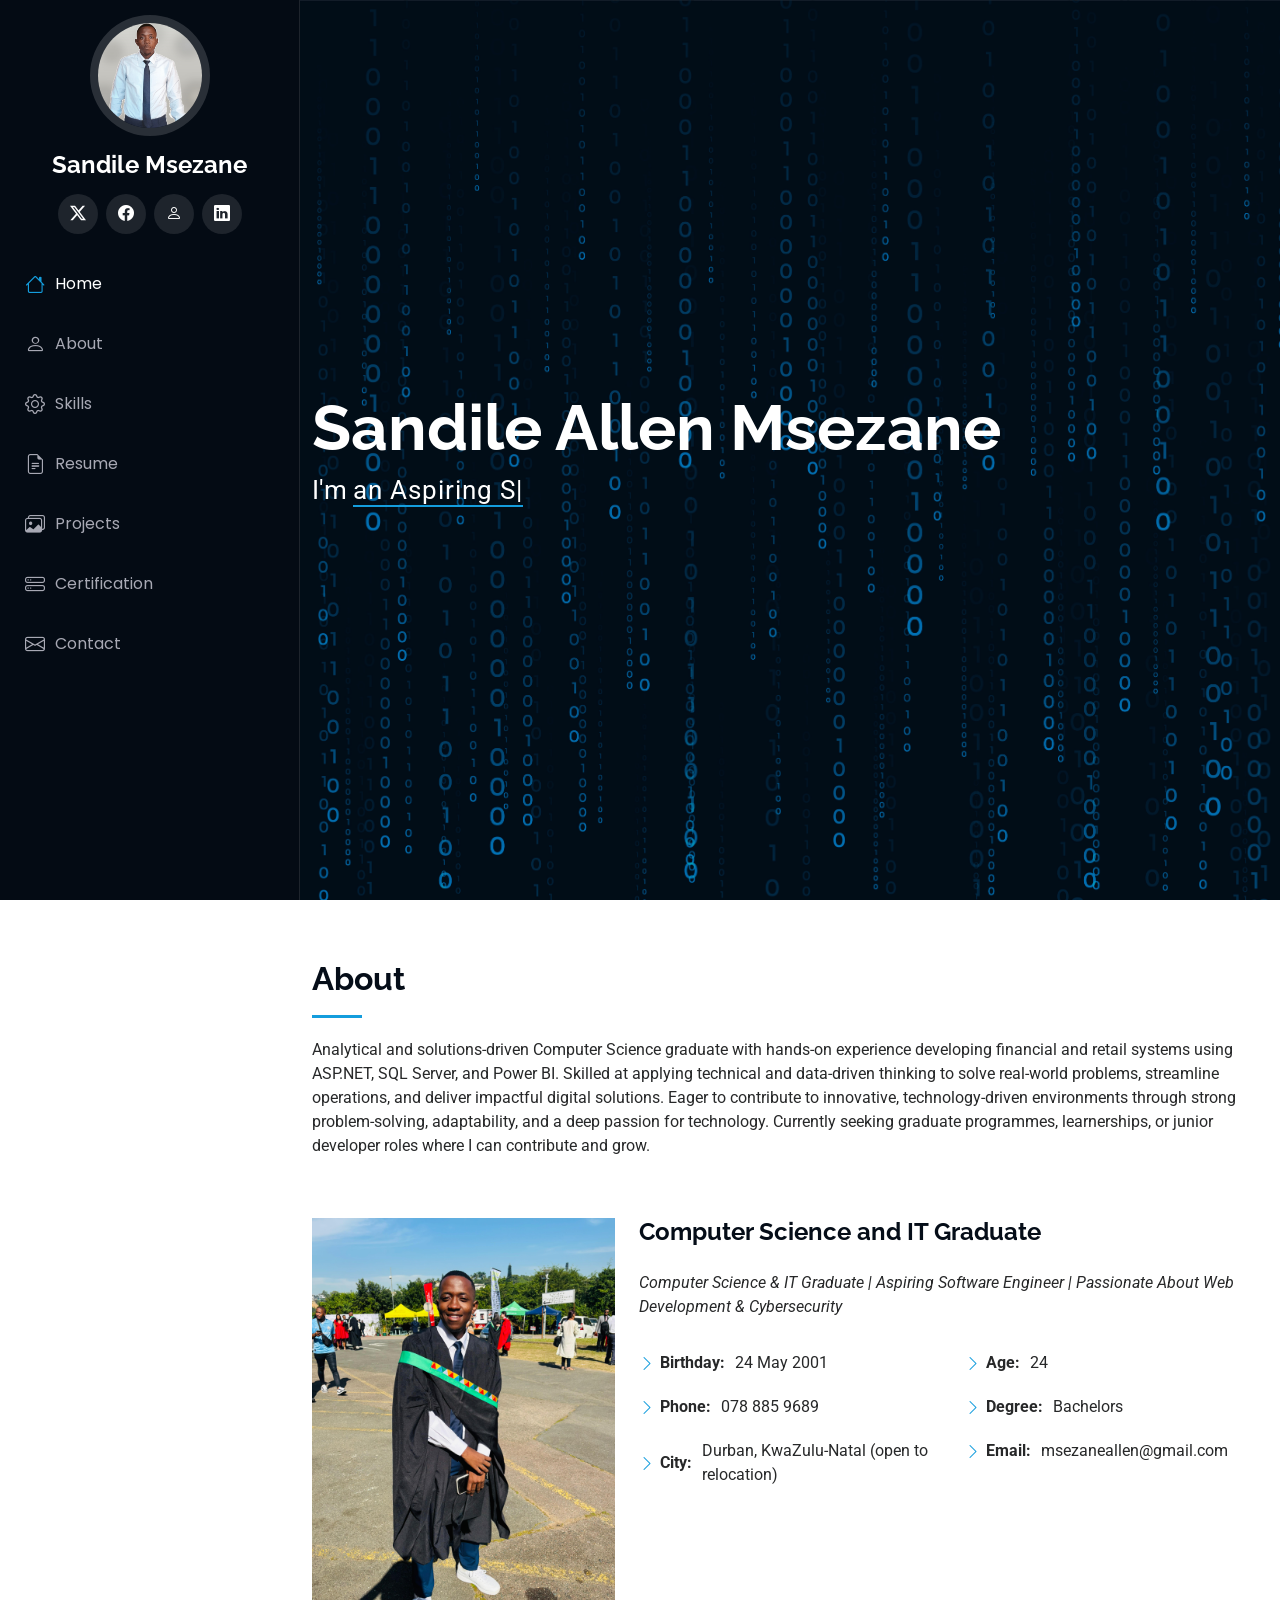
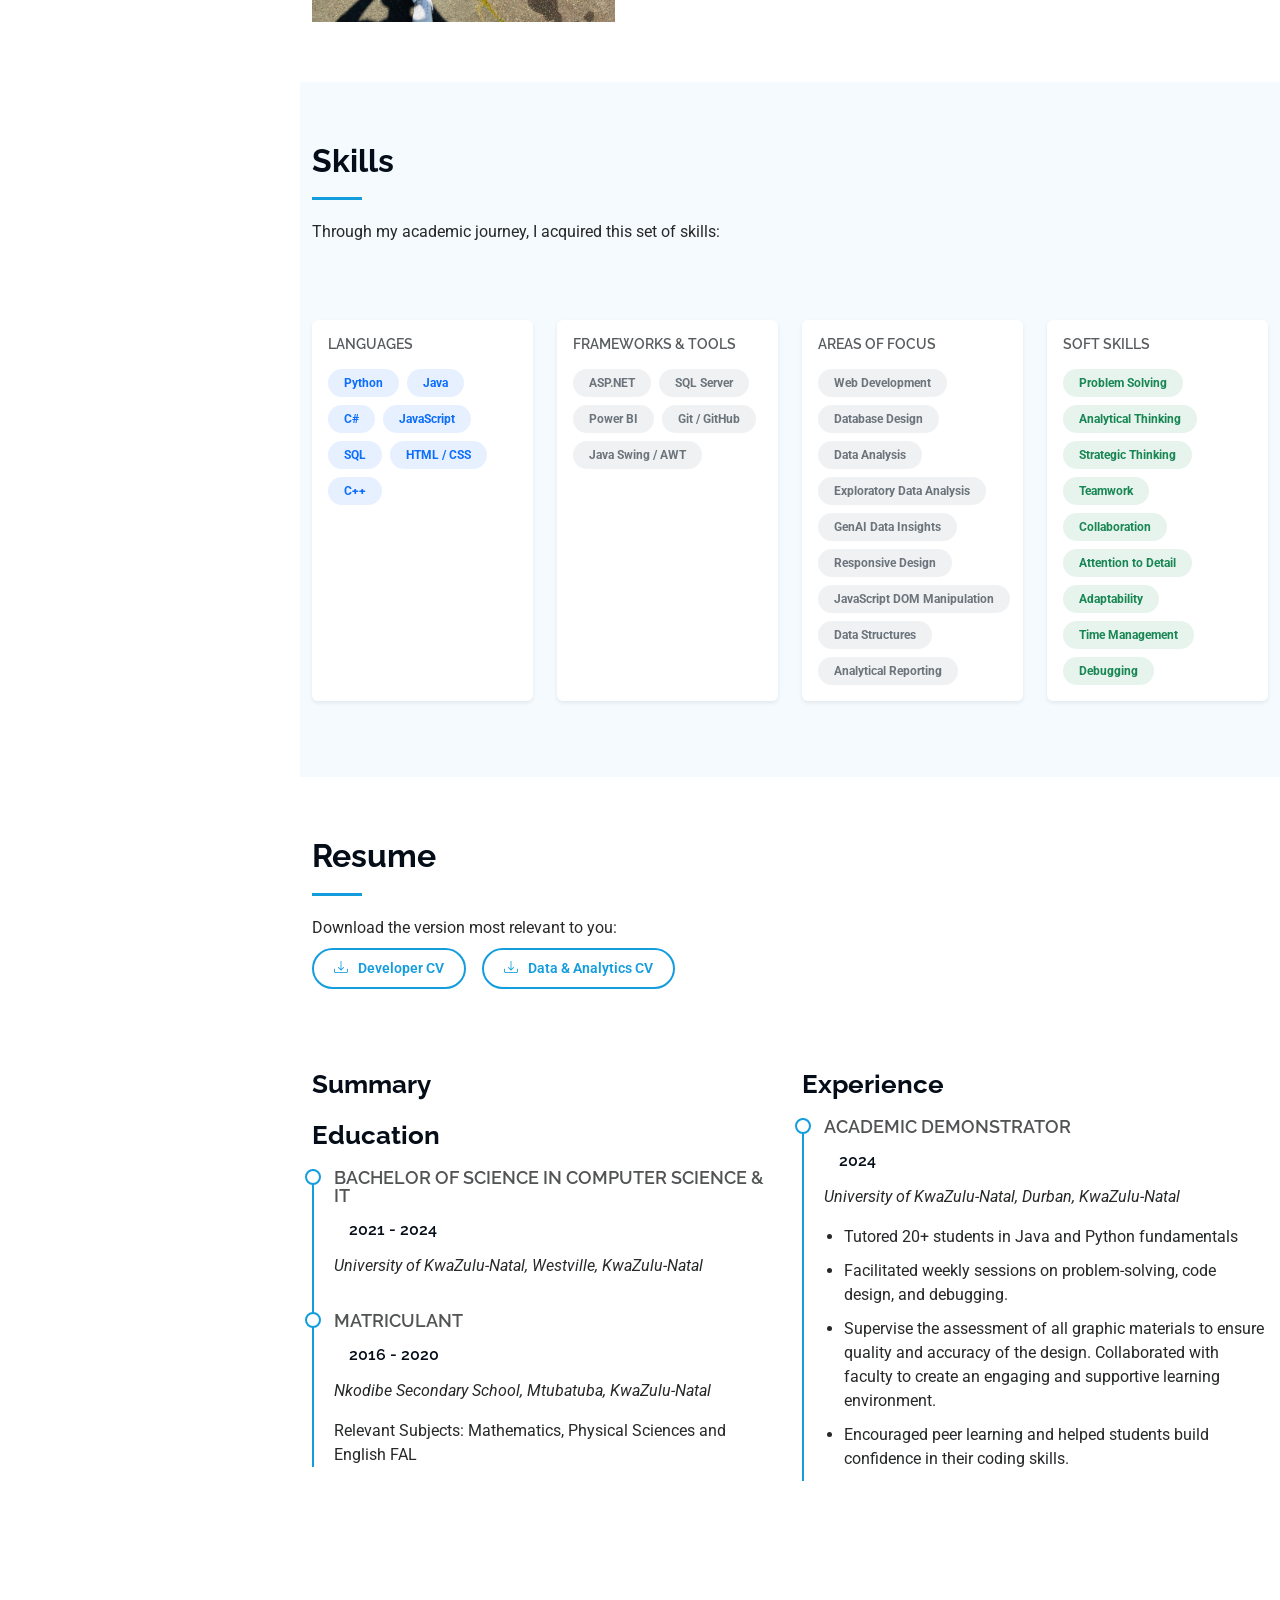
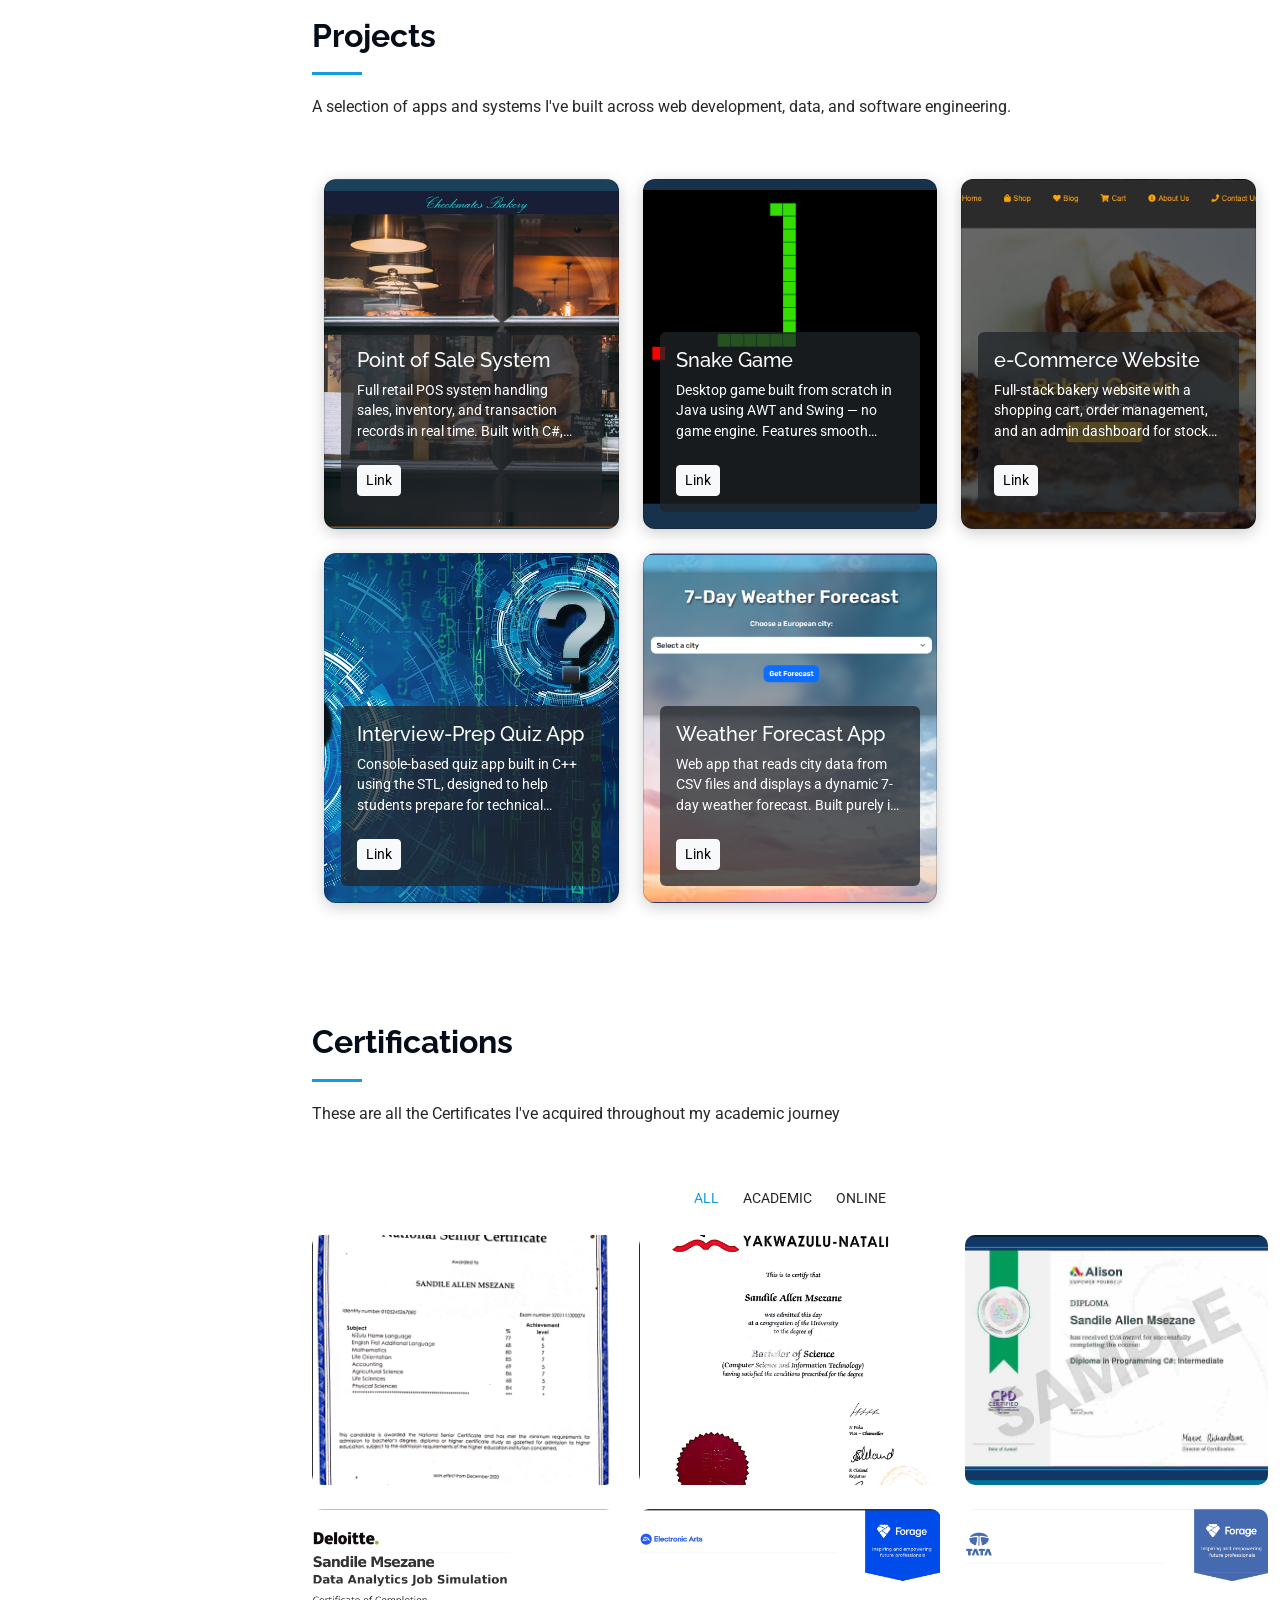
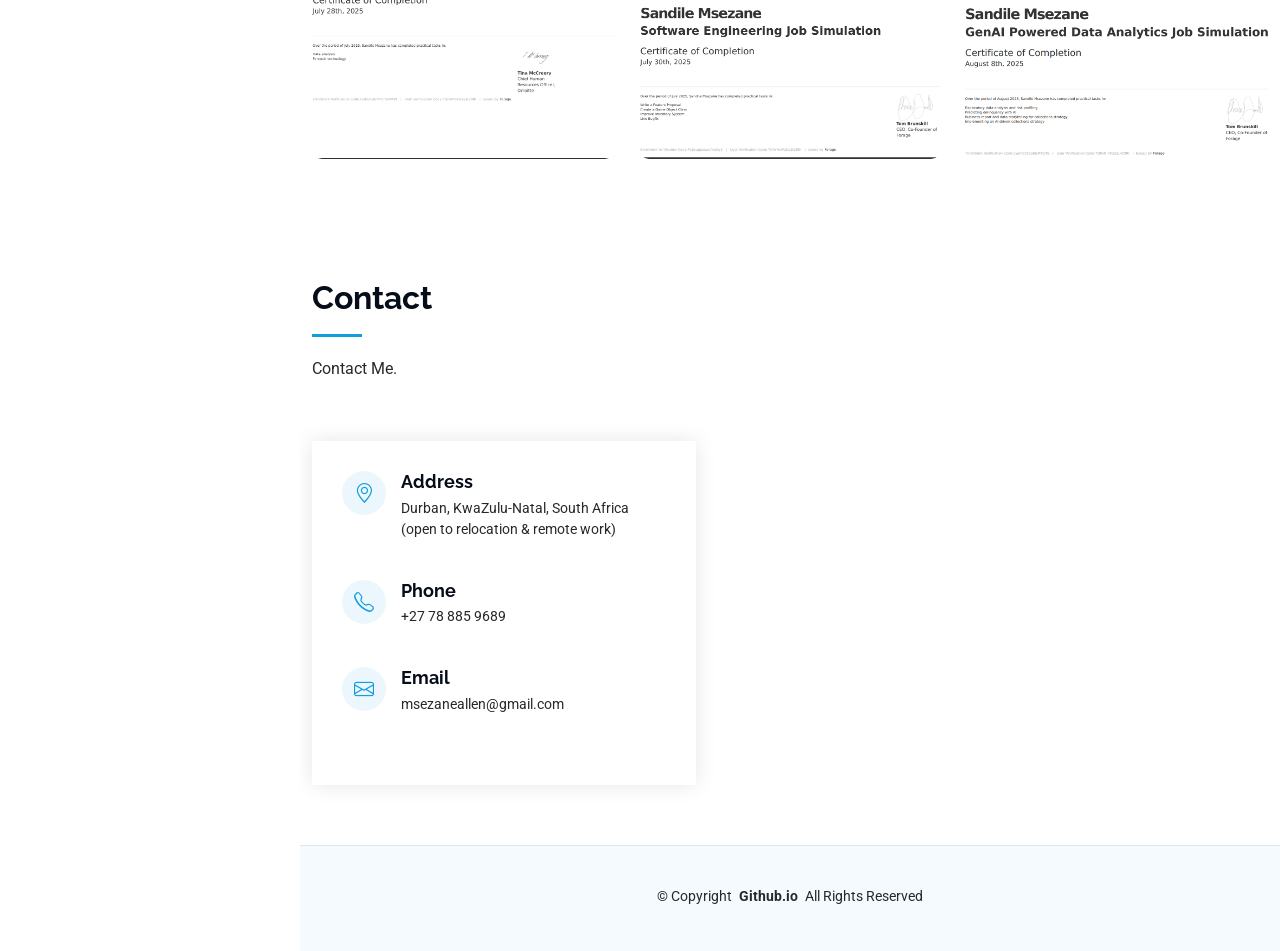
<file: index.html>
<!DOCTYPE html>
<html lang="en">

<head>
  <meta charset="utf-8">
  <meta content="width=device-width, initial-scale=1.0" name="viewport">
  <title>Sandile Msezane | Computer Science and IT Graduates</title>
  <meta content="Portfolio of Sandile Msezane, a Computer Science and IT graduate specialising in web development, databases, and data analytics." name="description">
  <meta content="Sandile Msezane, software developer, portfolio, ASP.NET, SQL, Python, Java, South Africa" name="keywords">

  <!-- Favicons -->
  <link href="chess-queen.png" rel="icon">
  <link href="chess-queen.png" rel="apple-touch-icon">

  <!-- Fonts -->
  <link href="https://fonts.googleapis.com" rel="preconnect">
  <link href="https://fonts.gstatic.com" rel="preconnect" crossorigin>
  <link href="https://fonts.googleapis.com/css2?family=Roboto:ital,wght@0,100;0,300;0,400;0,500;0,700;0,900;1,100;1,300;1,400;1,500;1,700;1,900&family=Poppins:ital,wght@0,100;0,200;0,300;0,400;0,500;0,600;0,700;0,800;0,900;1,100;1,200;1,300;1,400;1,500;1,600;1,700;1,800;1,900&family=Raleway:ital,wght@0,100;0,200;0,300;0,400;0,500;0,600;0,700;0,800;0,900;1,100;1,200;1,300;1,400;1,500;1,600;1,700;1,800;1,900&display=swap" rel="stylesheet">

  <!-- Vendor CSS Files -->
  <link href="assets/vendor/bootstrap/css/bootstrap.min.css" rel="stylesheet">
  <link href="assets/vendor/bootstrap-icons/bootstrap-icons.css" rel="stylesheet">
  <link href="assets/vendor/aos/aos.css" rel="stylesheet">
  <link href="assets/vendor/glightbox/css/glightbox.min.css" rel="stylesheet">
  <link href="assets/vendor/swiper/swiper-bundle.min.css" rel="stylesheet">

  <!-- Main CSS File -->
  <link href="assets/css/main.css" rel="stylesheet">

  <!-- =======================================================
  * Template Name: iPortfolio
  * Thanks to bootstrap template for this wonderful template
  ======================================================== -->
</head>

<body class="index-page">

  <header id="header" class="header dark-background d-flex flex-column">
    <i class="header-toggle d-xl-none bi bi-list"></i>

    <div class="profile-img">
      <img src="assets/img/my-profile3.jpg" alt="" class="img-fluid rounded-circle">
    </div>

    <a href="index.html" class="logo d-flex align-items-center justify-content-center">
      <!-- Uncomment the line below if you also wish to use an image logo -->
      <!-- <img src="assets/img/logo.png" alt=""> -->
      <h1 class="sitename">Sandile Msezane</h1>
    </a>

    <div class="social-links text-center">
      <a href="#" class="twitter"><i class="bi bi-twitter-x"></i></a>
      <a href="https://www.facebook.com/sandile.allen.2025" class="facebook"><i class="bi bi-facebook"></i></a>
      <a href="https://www.github.com/sandileallenmsezane" class="google-plus"><i class="bi bi-person"></i></a>
      <a href="https://www.linkedin.com/in/sandile-msezane" class="linkedin"><i class="bi bi-linkedin"></i></a>
    </div>

    <nav id="navmenu" class="navmenu">
      <ul>
        <li><a href="#hero" class="active"><i class="bi bi-house navicon"></i>Home</a></li>
        <li><a href="#about"><i class="bi bi-person navicon"></i> About</a></li>
        <li><a href="#skills"><i class="bi bi-gear navicon"></i> Skills</a></li>
	<li><a href="#resume"><i class="bi bi-file-earmark-text navicon"></i> Resume</a></li>
        <li><a href="#portfolio"><i class="bi bi-images navicon"></i> Projects</a></li>
        <li><a href="#certifications"><i class="bi bi-hdd-stack navicon"></i> Certification</a></li>
        <li><a href="#contact"><i class="bi bi-envelope navicon"></i> Contact</a></li>
      </ul>
    </nav>

  </header>

  <main class="main">

    <!-- Hero Section -->
    <section id="hero" class="hero section dark-background">

      <img src="assets/img/hero.jpg" alt="" data-aos="fade-in" class="">

      <div class="container" data-aos="fade-up" data-aos-delay="100">
        <h2>Sandile Allen Msezane</h2>
        <p>I'm <span class="typed" data-typed-items="an Aspiring Software Engineer,an Aspiring Web Developer,actively seeking graduate roles,interships & entry-level jobs"></span>
      </div>

    </section><!-- /Hero Section -->

    <!-- About Section -->
    <section id="about" class="about section">

      <!-- Section Title -->
      <div class="container section-title" data-aos="fade-up">
        <h2>About</h2>
        <p> Analytical and solutions-driven Computer Science graduate with hands-on experience developing financial and retail systems using ASP.NET, SQL Server, and Power BI.
			Skilled at applying technical and data-driven thinking to solve real-world problems, streamline operations, and deliver impactful digital solutions.
			Eager to contribute to innovative, technology-driven environments through strong problem-solving, adaptability, and a deep passion for technology.
			Currently seeking graduate programmes, learnerships, or junior developer roles where I can contribute and grow.</p>
      </div><!-- End Section Title -->

      <div class="container" data-aos="fade-up" data-aos-delay="100">

        <div class="row gy-4 justify-content-center">
          <div class="col-lg-4">
            <img src="assets/img/grad1A.jpg" class="img-fluid" alt="">
          </div>
          <div class="col-lg-8 content">
            <h2>Computer Science and IT Graduate</h2>
            <p class="fst-italic py-3">
              Computer Science & IT Graduate | Aspiring Software Engineer | Passionate About Web Development & Cybersecurity
            </p>
            <div class="row">
              <div class="col-lg-6">
                <ul>
                  <li><i class="bi bi-chevron-right"></i> <strong>Birthday:</strong> <span>24 May 2001</span></li>
                  <li><i class="bi bi-chevron-right"></i> <strong>Phone:</strong> <span>078 885 9689</span></li>
                  <li><i class="bi bi-chevron-right"></i> <strong>City:</strong> <span>Durban, KwaZulu-Natal (open to relocation)</span></li>
                </ul>
              </div>
              <div class="col-lg-6">
                <ul>
                  <li><i class="bi bi-chevron-right"></i> <strong>Age:</strong> <span>24</span></li>
                  <li><i class="bi bi-chevron-right"></i> <strong>Degree:</strong> <span>Bachelors</span></li>
                  <li><i class="bi bi-chevron-right"></i> <strong>Email:</strong> <span>msezaneallen@gmail.com</span></li>
                </ul>
              </div>
            </div>
            <p class="py-3">
              
            </p>
          </div>
        </div>

      </div>

    </section><!-- /About Section -->


    <!-- Skills Section -->
    <section id="skills" class="skills section light-background">

  <!-- Section Title -->
  <div class="container section-title" data-aos="fade-up">
    <h2>Skills</h2>
    <p>Through my academic journey, I acquired this set of skills:</p>
  </div><!-- End Section Title -->

  <div class="container" data-aos="fade-up" data-aos-delay="100">

    <div class="row gy-4">

      <!-- Languages -->
      <div class="col-lg-3 col-md-6">
        <div class="card h-100 border-0 shadow-sm p-3">
          <h5 class="text-uppercase text-muted small fw-semibold mb-3">Languages</h5>
          <div class="d-flex flex-wrap gap-2">
            <span class="badge rounded-pill bg-primary bg-opacity-10 text-primary px-3 py-2">Python</span>
            <span class="badge rounded-pill bg-primary bg-opacity-10 text-primary px-3 py-2">Java</span>
            <span class="badge rounded-pill bg-primary bg-opacity-10 text-primary px-3 py-2">C#</span>
            <span class="badge rounded-pill bg-primary bg-opacity-10 text-primary px-3 py-2">JavaScript</span>
            <span class="badge rounded-pill bg-primary bg-opacity-10 text-primary px-3 py-2">SQL</span>
            <span class="badge rounded-pill bg-primary bg-opacity-10 text-primary px-3 py-2">HTML / CSS</span>
            <span class="badge rounded-pill bg-primary bg-opacity-10 text-primary px-3 py-2">C++</span>
          </div>
        </div>
      </div>

      <!-- Frameworks & Tools -->
      <div class="col-lg-3 col-md-6">
        <div class="card h-100 border-0 shadow-sm p-3">
          <h5 class="text-uppercase text-muted small fw-semibold mb-3">Frameworks &amp; Tools</h5>
          <div class="d-flex flex-wrap gap-2">
            <span class="badge rounded-pill bg-secondary bg-opacity-10 text-secondary px-3 py-2">ASP.NET</span>
            <span class="badge rounded-pill bg-secondary bg-opacity-10 text-secondary px-3 py-2">SQL Server</span>
            <span class="badge rounded-pill bg-secondary bg-opacity-10 text-secondary px-3 py-2">Power BI</span>
            <span class="badge rounded-pill bg-secondary bg-opacity-10 text-secondary px-3 py-2">Git / GitHub</span>
            <span class="badge rounded-pill bg-secondary bg-opacity-10 text-secondary px-3 py-2">Java Swing / AWT</span>
          </div>
        </div>
      </div>

      <!-- Areas of Focus -->
      <div class="col-lg-3 col-md-6">
        <div class="card h-100 border-0 shadow-sm p-3">
          <h5 class="text-uppercase text-muted small fw-semibold mb-3">Areas of Focus</h5>
          <div class="d-flex flex-wrap gap-2">
            <span class="badge rounded-pill bg-secondary bg-opacity-10 text-secondary px-3 py-2">Web Development</span>
            <span class="badge rounded-pill bg-secondary bg-opacity-10 text-secondary px-3 py-2">Database Design</span>
            <span class="badge rounded-pill bg-secondary bg-opacity-10 text-secondary px-3 py-2">Data Analysis</span>
            <span class="badge rounded-pill bg-secondary bg-opacity-10 text-secondary px-3 py-2">Exploratory Data Analysis</span>
            <span class="badge rounded-pill bg-secondary bg-opacity-10 text-secondary px-3 py-2">GenAI Data Insights</span>
            <span class="badge rounded-pill bg-secondary bg-opacity-10 text-secondary px-3 py-2">Responsive Design</span>
            <span class="badge rounded-pill bg-secondary bg-opacity-10 text-secondary px-3 py-2">JavaScript DOM Manipulation</span>
            <span class="badge rounded-pill bg-secondary bg-opacity-10 text-secondary px-3 py-2">Data Structures</span>
            <span class="badge rounded-pill bg-secondary bg-opacity-10 text-secondary px-3 py-2">Analytical Reporting</span>
          </div>
        </div>
      </div>

      <!-- Soft Skills -->
      <div class="col-lg-3 col-md-6">
        <div class="card h-100 border-0 shadow-sm p-3">
          <h5 class="text-uppercase text-muted small fw-semibold mb-3">Soft Skills</h5>
          <div class="d-flex flex-wrap gap-2">
            <span class="badge rounded-pill bg-success bg-opacity-10 text-success px-3 py-2">Problem Solving</span>
            <span class="badge rounded-pill bg-success bg-opacity-10 text-success px-3 py-2">Analytical Thinking</span>
            <span class="badge rounded-pill bg-success bg-opacity-10 text-success px-3 py-2">Strategic Thinking</span>
            <span class="badge rounded-pill bg-success bg-opacity-10 text-success px-3 py-2">Teamwork</span>
            <span class="badge rounded-pill bg-success bg-opacity-10 text-success px-3 py-2">Collaboration</span>
            <span class="badge rounded-pill bg-success bg-opacity-10 text-success px-3 py-2">Attention to Detail</span>
            <span class="badge rounded-pill bg-success bg-opacity-10 text-success px-3 py-2">Adaptability</span>
            <span class="badge rounded-pill bg-success bg-opacity-10 text-success px-3 py-2">Time Management</span>
            <span class="badge rounded-pill bg-success bg-opacity-10 text-success px-3 py-2">Debugging</span>
          </div>
        </div>
      </div>

    </div>
  </div>

</section><!-- /Skills Section -->
    <!-- Resume Section -->
    <section id="resume" class="resume section">

      <!-- Section Title -->
      <div class="container section-title" data-aos="fade-up">
        <h2>Resume</h2>
        <p>Download the version most relevant to you:</p>
		<div class="d-flex flex-wrap gap-3 mt-2">
		  <a class="resume-link" href="files/Sandile_Msezane_CV_Developer.pdf" target="_blank" download>
		    <i class="bi bi-download me-1"></i> Developer CV
		  </a>
		  <a class="resume-link" href="files/Sandile_Msezane_CV_Data.pdf" target="_blank" download>
		    <i class="bi bi-download me-1"></i> Data & Analytics CV
		  </a>
		</div>
       </div><!-- End Section Title -->

      <div class="container">

        <div class="row">

          <div class="col-lg-6" data-aos="fade-up" data-aos-delay="100">
            <h3 class="resume-title">Summary</h3>
	    
            <h3 class="resume-title">Education</h3>
            <div class="resume-item">
              <h4>Bachelor of Science in Computer Science &amp; IT</h4>
              <h5>2021 - 2024</h5>
              <p><em>University of KwaZulu-Natal, Westville, KwaZulu-Natal</em></p>
              
            </div><!-- Edn Resume Item -->

            <div class="resume-item">
              <h4>Matriculant</h4>
              <h5>2016 - 2020</h5>
              <p><em>Nkodibe Secondary School, Mtubatuba, KwaZulu-Natal</em></p>
              <p>Relevant Subjects: Mathematics, Physical Sciences and English FAL</p>
            </div><!-- Edn Resume Item -->

          </div>

          <div class="col-lg-6" data-aos="fade-up" data-aos-delay="200">
            <h3 class="resume-title">Experience</h3>
            <div class="resume-item">
              <h4>Academic Demonstrator</h4>
              <h5>2024</h5>
              <p><em>University of KwaZulu-Natal, Durban, KwaZulu-Natal</em></p>
              <ul>
                <li>Tutored 20+ students in Java and Python fundamentals</li>
                <li>Facilitated weekly sessions on problem-solving, code design, and debugging.</li>
                <li>Supervise the assessment of all graphic materials to ensure quality and accuracy of the design. Collaborated with faculty to create an engaging and supportive learning 
				environment.</li>
                <li>Encouraged peer learning and helped students build confidence in their coding 
				skills.
				</li>
              </ul>
            </div><!-- Edn Resume Item -->


          </div>

        </div>

      </div>

    </section><!-- /Resume Section -->

    <!-- Projects Section -->
    <section id="portfolio" class="portfolio section-bg">
	    <div class="container">
	      <div class="section-title">
	        <h2>Projects</h2>
			<p>A selection of apps and systems I've built across web development, data, and software engineering.</p>
	      </div>
	
	      <div class="container">
	        <div class="row g-4">
	          <!-- Card 1 -->
	          <div class="col-lg-4 col-md-6">
	            <div class="card text-white project-card" style="background-image: url('assets/img/portfolio/Defaultpage.jpg');">
	              <div class="card-body d-flex flex-column justify-content-end">
	                <div class="bg-dark bg-opacity-75 p-3 rounded">
	                  <h5 class="card-title">Point of Sale System</h5>
	                  <p class="card-text">Full retail POS system handling sales, inventory, and transaction records in real time. Built with C#, ASP.NET, and SQL Server — designed to mirror how actual retail operations manage stock and billing.</p>
	                  <a href="files/pospage/index.html" class="btn btn-light btn-sm mt-2" target="_blank">Link</a>
	                </div>
	              </div>
	            </div>
	          </div>
	
	          <!--Card 2--> 
	          <div class="col-lg-4 col-md-6">
	            <div class="card text-white project-card" style="background-image: url('assets/img/portfolio/snakepagejpg.jpg');">
	              <div class="card-body d-flex flex-column justify-content-end">
	                <div class="bg-dark bg-opacity-75 p-3 rounded">
	                  <h5 class="card-title">Snake Game</h5>
	                  <p class="card-text">Desktop game built from scratch in Java using AWT and Swing — no game engine. Features smooth movement, a live scoring system, and progressively increasing difficulty to challenge the player.</p>
	                  <a href="files/snakepage/index.html" class="btn btn-light btn-sm mt-2" target="_blank">Link</a>
	                </div>
	              </div>
	            </div>
	          </div>
	          <!--Card 3-->
	          <div class="col-lg-4 col-md-6">
	            <div class="card text-white project-card" style="background-image: url('assets/img/portfolio/Websitepage.jpg');">
	              <div class="card-body d-flex flex-column justify-content-end">
	                <div class="bg-dark bg-opacity-75 p-3 rounded">
	                  <h5 class="card-title">e-Commerce Website</h5>
	                  <p class="card-text">Full-stack bakery website with a shopping cart, order management, and an admin dashboard for stock control. Built using ASP.NET, C#, and HTML/CSS with a live SQL database backend.</p>
	                  <a href="files/bakerypage/index.html" class="btn btn-light btn-sm mt-2" target="_blank">Link</a>
	                </div>
	              </div>
	            </div>
	          </div>
	          
	          <div class="col-lg-4 col-md-6">
	            <div class="card text-white project-card" style="background-image: url('assets/img/portfolio/Quizpage.jpg');">
	              <div class="card-body d-flex flex-column justify-content-end">
	                <div class="bg-dark bg-opacity-75 p-3 rounded">
	                  <h5 class="card-title"> Interview-Prep Quiz App</h5>
	                  <p class="card-text">Console-based quiz app built in C++ using the STL, designed to help students prepare for technical interviews. Features structured question flow, live scoring, and a puzzle-based entry challenge.</p>
	                  <a href="files/quizpage/index.html" class="btn btn-light btn-sm mt-2" target="_blank">Link</a>
	                </div>
	              </div>
	            </div>
	          </div>
		  <div class="col-lg-4 col-md-6">
		      <div class="card text-white project-card" style="background-image: url('assets/img/portfolio/weatherpage.png');">
		        <div class="card-body d-flex flex-column justify-content-end">
		          <div class="bg-dark bg-opacity-75 p-3 rounded">
		            <h5 class="card-title">Weather Forecast App</h5>
		            <p class="card-text">Web app that reads city data from CSV files and displays a dynamic 7-day weather forecast. Built purely in JavaScript with DOM manipulation and client-side data processing — no backend required.</p>
		            <a href="files/weatherpage/index.html" class="btn btn-light btn-sm mt-2" target="_blank">Link</a>
		          </div>
		        </div>
		      </div>
	          </div>
	        </div>
	      </div>
	        <!-- Add more cards here -->
	      </div>
	</section>

    <!-- Certification Section -->
    <section id="certifications" class="portfolio">
    <div class="container section-title" data-aos="fade-up">
      <h2>Certifications</h2>
      <p>These are all the Certificates I've acquired throughout my academic journey</p>
    </div>

    <div class="container">
      <!-- Filter Buttons -->
      <ul class="portfolio-filters" data-aos="fade-up" data-aos-delay="100">
        <li data-filter="*" class="filter-active">All</li>
        <li data-filter=".academic">Academic</li>
        <li data-filter=".online">Online</li>
      </ul>

      <div class="row gy-4 portfolio-container" data-aos="fade-up" data-aos-delay="200">
        <!-- NSC Certificate -->
        <div class="col-lg-4 col-md-6 portfolio-item academic">
          <div class="portfolio-content h-100">
            <img src="assets/img/certificates/nsc.png" class="img-fluid" alt="">
            <div class="portfolio-info">
              <h4>NSC</h4>
              <p>Matric Certificate</p>
              <a href="assets/img/certificates/nsc.png" data-gallery="portfolio-gallery" class="glightbox preview-link"><i class="bi bi-zoom-in"></i></a>
            </div>
          </div>
        </div>

        <!-- Bachelor's Certificate -->
        <div class="col-lg-4 col-md-6 portfolio-item academic">
          <div class="portfolio-content h-100">
            <img src="assets/img/certificates/bachelors.png" class="img-fluid" alt="">
            <div class="portfolio-info">
              <h4>Bachelors</h4>
              <p>BSc in Computer Science and IT</p>
              <a href="assets/img/certificates/bachelors.png" data-gallery="portfolio-gallery" class="glightbox preview-link"><i class="bi bi-zoom-in"></i></a>
            </div>
          </div>
        </div>

        <!-- Alison Certificate -->
        <div class="col-lg-4 col-md-6 portfolio-item online">
          <div class="portfolio-content h-100">
            <img src="assets/img/certificates/alison.png" class="img-fluid" alt="">
            <div class="portfolio-info">
              <h4>Alison</h4>
              <p>Diploma in C# Programming</p>
              <a href="assets/img/certificates/alison.png" data-gallery="portfolio-gallery" class="glightbox preview-link"><i class="bi bi-zoom-in"></i></a>
            </div>
          </div>
        </div>
	      
        <!-- Alison Certificate -->
	<div class="col-lg-4 col-md-6 portfolio-item online">
          <div class="portfolio-content h-100">
            <img src="assets/img/certificates/dataanlytics.png" class="img-fluid" alt="">
            <div class="portfolio-info">
              <h4>Deloite (Forage)</h4>
              <p>Data Analytics Job Simulation</p>
              <a href="assets/img/certificates/dataanlytics.png" data-gallery="portfolio-gallery" class="glightbox preview-link"><i class="bi bi-zoom-in"></i></a>
            </div>
          </div>
        </div>
	      
        <!-- Software Eng Certificate -->
        <div class="col-lg-4 col-md-6 portfolio-item online">
          <div class="portfolio-content h-100">
            <img src="assets/img/certificates/easoftwareeng.png" class="img-fluid" alt="">
            <div class="portfolio-info">
              <h4> EA (Forage)</h4>
              <p>Software Engineering Job Simulation</p>
              <a href="assets/img/certificates/easoftwareeng.png" data-gallery="portfolio-gallery" class="glightbox preview-link"><i class="bi bi-zoom-in"></i></a>
            </div>
          </div>
        </div>
		<!-- GenAI Data Analytics Job Simulation -->
		   <div class="col-lg-4 col-md-6 portfolio-item online">
          <div class="portfolio-content h-100">
            <img src="assets/img/certificates/GenaiData.png" class="img-fluid" alt="">
            <div class="portfolio-info">
              <h4> TATA (Forage)</h4>
              <p>GenAI Powered Data Analytics Job Simulation</p>
              <a href="assets/img/certificates/GenaiData.png" data-gallery="portfolio-gallery" class="glightbox preview-link"><i class="bi bi-zoom-in"></i></a>
            </div>
          </div>
        </div>
      </div>
    </div>
</section>

    

    <!-- Contact Section -->
    <section id="contact" class="contact section">

      <!-- Section Title -->
      <div class="container section-title" data-aos="fade-up">
        <h2>Contact</h2>
        <p>Contact Me.</p>
      </div><!-- End Section Title -->

      <div class="container" data-aos="fade-up" data-aos-delay="100">

        <div class="row gy-4">

          <div class="col-lg-5">

            <div class="info-wrap">
              <div class="info-item d-flex" data-aos="fade-up" data-aos-delay="200">
                <i class="bi bi-geo-alt flex-shrink-0"></i>
                <div>
                  <h3>Address</h3>
                  <p>Durban, KwaZulu-Natal, South Africa (open to relocation &amp; remote work)</p>
                </div>
              </div><!-- End Info Item -->

              <div class="info-item d-flex" data-aos="fade-up" data-aos-delay="300">
                <i class="bi bi-telephone flex-shrink-0"></i>
                <div>
                  <h3>Phone</h3>
                  <p>+27 78 885 9689</p>
                </div>
              </div><!-- End Info Item -->

              <div class="info-item d-flex" data-aos="fade-up" data-aos-delay="400">
                <i class="bi bi-envelope flex-shrink-0"></i>
                <div>
                  <h3>Email </h3>
                  <p>msezaneallen@gmail.com</p>
                </div>
              </div><!-- End Info Item -->
			  
            </div>
          </div>

        </div>

      </div>

    </section><!-- /Contact Section -->

  </main>

  <footer id="footer" class="footer position-relative light-background">

    <div class="container">
      <div class="copyright text-center ">
        <p>© <span>Copyright</span> <strong class="px-1 sitename">Github.io</strong> <span>All Rights Reserved</span></p>
      </div>
      <div class="credits">
        <!-- All the links in the footer should remain intact. -->
        <!-- You can delete the links only if you've purchased the pro version. -->
        <!-- Licensing information: https://bootstrapmade.com/license/ -->
        <!-- Purchase the pro version with working PHP/AJAX contact form: [buy-url] -->
      </div>
    </div>

  </footer>

  <!-- Scroll Top -->
  <a href="#" id="scroll-top" class="scroll-top d-flex align-items-center justify-content-center"><i class="bi bi-arrow-up-short"></i></a>

  <!-- Preloader -->
  <div id="preloader"></div>

  <!-- Vendor JS Files -->
  <script src="assets/vendor/bootstrap/js/bootstrap.bundle.min.js"></script>
  <script src="assets/vendor/php-email-form/validate.js"></script>
  <script src="assets/vendor/aos/aos.js"></script>
  <script src="assets/vendor/typed.js/typed.umd.js"></script>
  <script src="assets/vendor/purecounter/purecounter_vanilla.js"></script>
  <script src="assets/vendor/waypoints/noframework.waypoints.js"></script>
  <script src="assets/vendor/glightbox/js/glightbox.min.js"></script>
  <script src="assets/vendor/imagesloaded/imagesloaded.pkgd.min.js"></script>
  <script src="assets/vendor/isotope-layout/isotope.pkgd.min.js"></script>
  <script src="assets/vendor/swiper/swiper-bundle.min.js"></script>

  <!-- Main JS File -->
  <script src="assets/js/main.js"></script>
  <script>
    window.addEventListener('load', () => {
    let portfolioContainer = document.querySelector('.portfolio-container');
      if (portfolioContainer) {
        let iso = new Isotope(portfolioContainer, {
          itemSelector: '.portfolio-item'
        });

        let filters = document.querySelectorAll('.portfolio-filters li');
        filters.forEach(el => {
          el.addEventListener('click', function () {
            document.querySelector('.portfolio-filters .filter-active').classList.remove('filter-active');
            this.classList.add('filter-active');

            iso.arrange({
              filter: this.getAttribute('data-filter')
            });
          });
        });
      }

      // Lightbox
      const glightbox = GLightbox({
        selector: '.glightbox'
      });
    });
  </script>

</body>

</html>
</file>
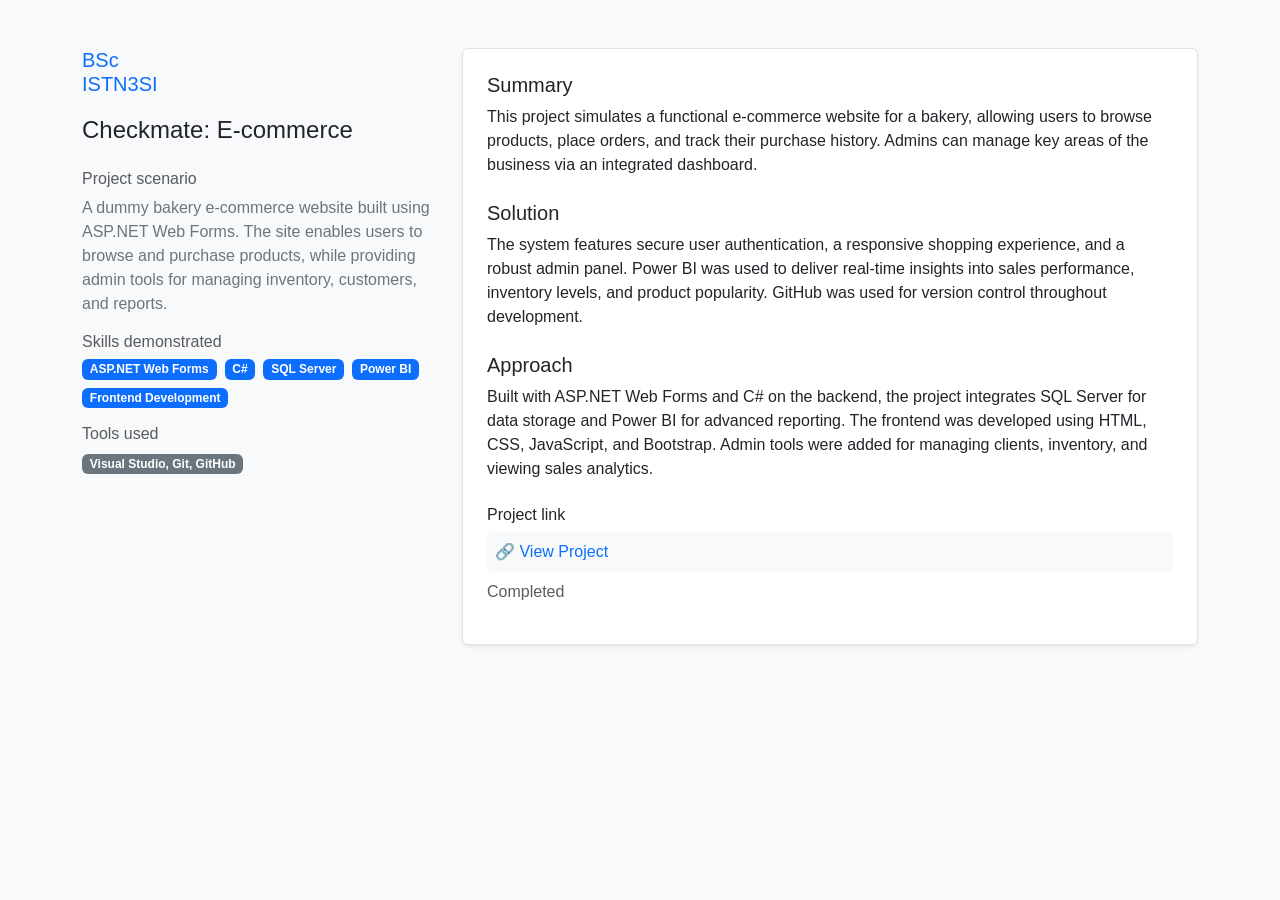
<file: files/bakerypage/index.html>
<!DOCTYPE html>
<html lang="en">
<head>
  <meta charset="UTF-8" />
  <meta name="viewport" content="width=device-width, initial-scale=1.0" />
  <title>Bakery Checkmate</title>
  <link href="https://cdn.jsdelivr.net/npm/bootstrap@5.3.2/dist/css/bootstrap.min.css" rel="stylesheet">
  <link rel="stylesheet" href="styles.css" />
</head>
<body>
  <div class="container mt-5">
    <div class="row">
      <!-- Left Column -->
      <div class="col-md-4 mb-4">
        <h5 class="text-primary">BSc<br><span class="fw-light">ISTN3SI</span></h5>
        <h3>Checkmate: E-commerce </h3>
        <div class="mt-4">
          <h6 class="text-muted">Project scenario</h6>
          <p id="project-scenario" class="text-secondary"></p>
        </div>
        <div class="mt-3">
          <h6 class="text-muted">Skills demonstrated</h6>
          <div id="skills" class="d-flex flex-wrap gap-2"></div>
        </div>
        <div class="mt-3">
          <h6 class="text-muted">Tools used</h6>
          <div id="tools" class="badge bg-secondary"></div>
        </div>
      </div>

      <!-- Right Column -->
      <div class="col-md-8">
        <div class="border p-4 rounded shadow-sm bg-white">
          <h5>Summary</h5>
          <p id="summary"></p>

          <h5 class="mt-4">Solution</h5>
          <p id="solution"></p>

          <h5 class="mt-4">Approach</h5>
          <p id="approach"></p>

          <div class="mt-4">
            <h6>Project link</h6>
            <a href="#" id="project-link" target="_blank" class="d-block text-decoration-none">
              <div class="bg-light p-2 rounded text-primary">
                🔗 View Project
              </div>
            </a>
          </div>
          <p class="text-muted mt-2">Completed</p>
        </div>
      </div>
    </div>
  </div>

  <script src="data.js"></script>
  <script src="script.js"></script>
</body>
</html>
</file>
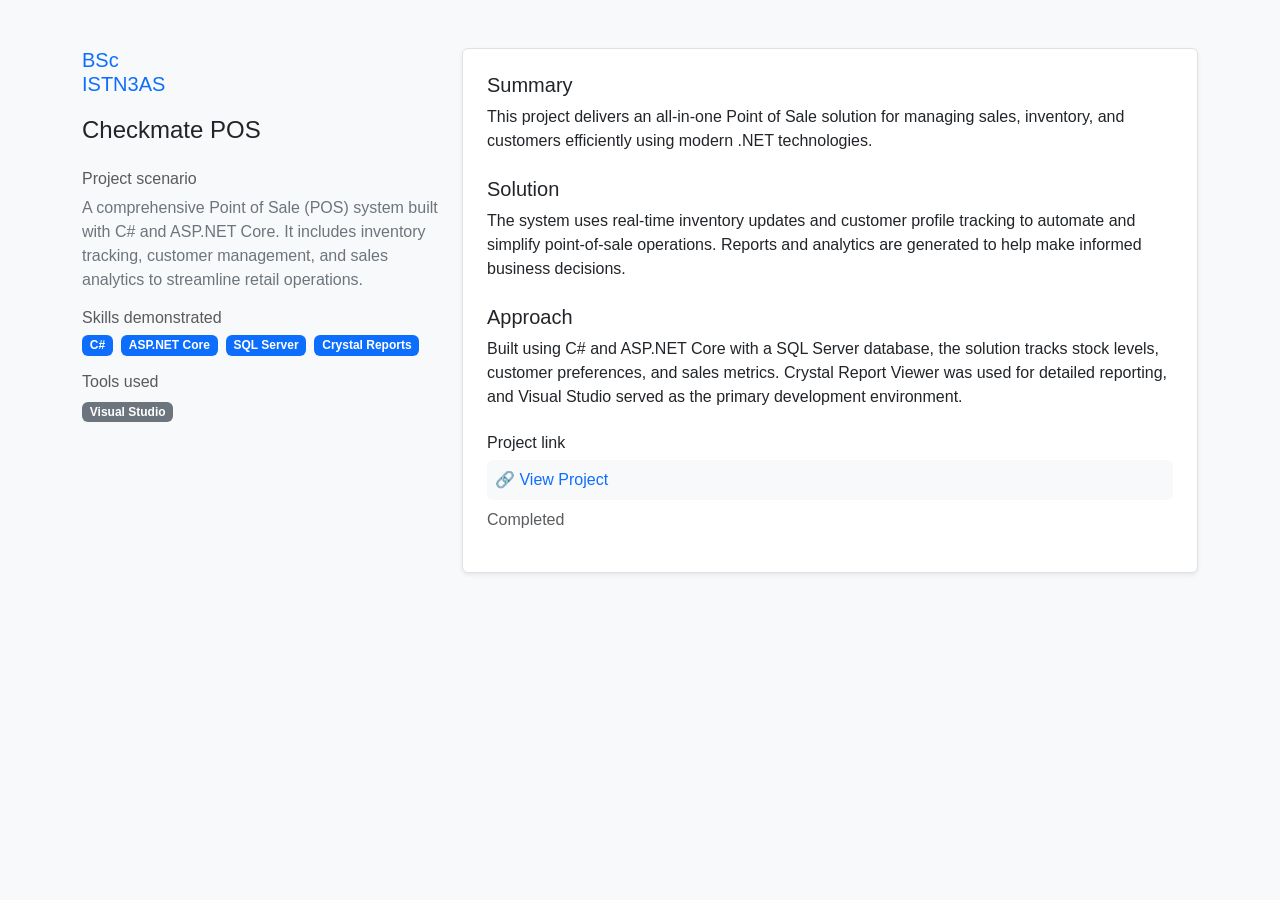
<file: files/pospage/index.html>
<!DOCTYPE html>
<html lang="en">
<head>
  <meta charset="UTF-8" />
  <meta name="viewport" content="width=device-width, initial-scale=1.0" />
  <title>Point of Sale System</title>
  <link href="https://cdn.jsdelivr.net/npm/bootstrap@5.3.2/dist/css/bootstrap.min.css" rel="stylesheet">
  <link rel="stylesheet" href="styles.css" />
</head>
<body>
  <div class="container mt-5">
    <div class="row">
      <!-- Left Column -->
      <div class="col-md-4 mb-4">
        <h5 class="text-primary">BSc<br><span class="fw-light">ISTN3AS</span></h5>
        <h3>Checkmate POS</h3>
        <div class="mt-4">
          <h6 class="text-muted">Project scenario</h6>
          <p id="project-scenario" class="text-secondary"></p>
        </div>
        <div class="mt-3">
          <h6 class="text-muted">Skills demonstrated</h6>
          <div id="skills" class="d-flex flex-wrap gap-2"></div>
        </div>
        <div class="mt-3">
          <h6 class="text-muted">Tools used</h6>
          <div id="tools" class="badge bg-secondary"></div>
        </div>
      </div>

      <!-- Right Column -->
      <div class="col-md-8">
        <div class="border p-4 rounded shadow-sm bg-white">
          <h5>Summary</h5>
          <p id="summary"></p>

          <h5 class="mt-4">Solution</h5>
          <p id="solution"></p>

          <h5 class="mt-4">Approach</h5>
          <p id="approach"></p>

          <div class="mt-4">
            <h6>Project link</h6>
            <a href="#" id="project-link" target="_blank" class="d-block text-decoration-none">
              <div class="bg-light p-2 rounded text-primary">
                🔗 View Project
              </div>
            </a>
          </div>
          <p class="text-muted mt-2">Completed</p>
        </div>
      </div>
    </div>
  </div>

  <script src="data.js"></script>
  <script src="script.js"></script>
</body>
</html>
</file>
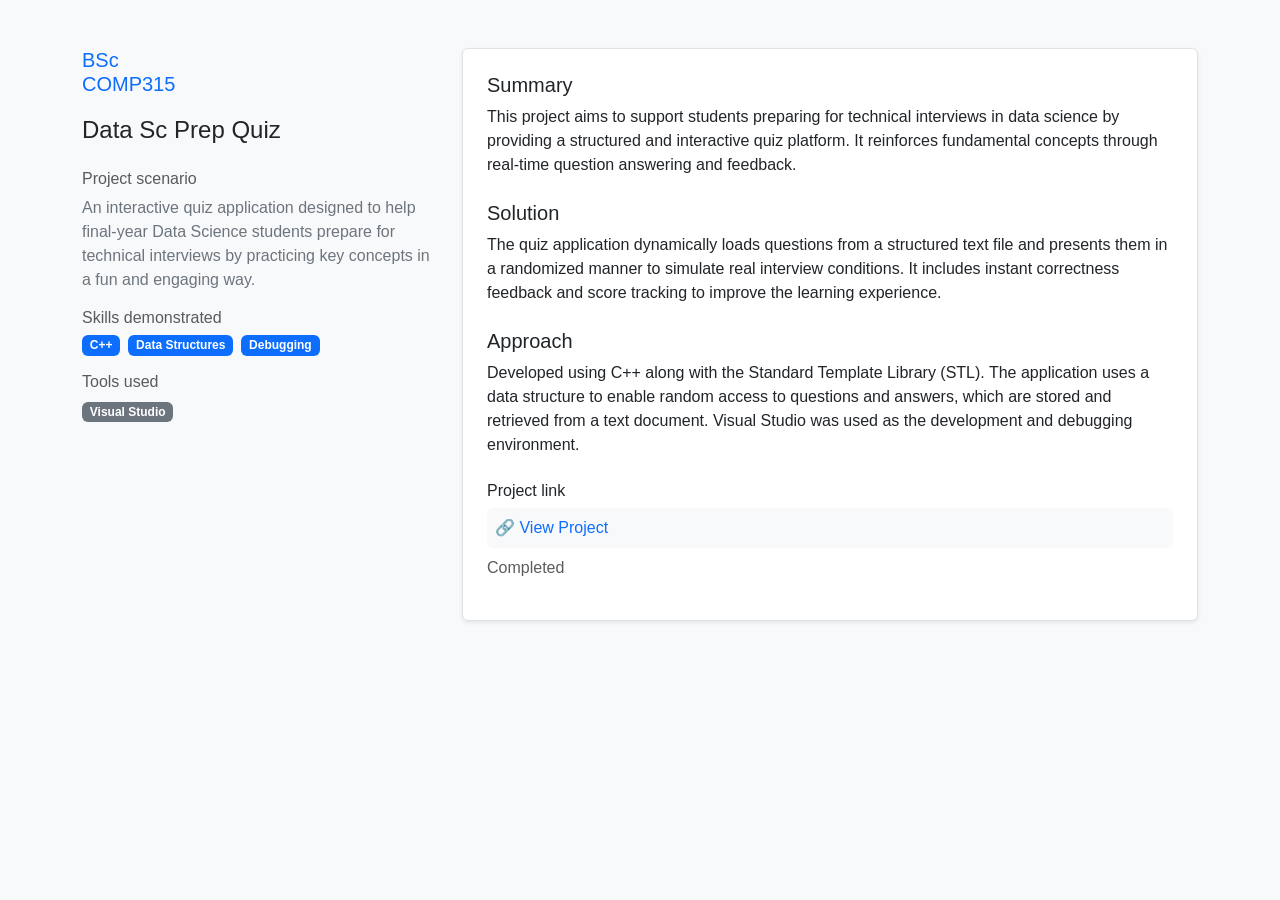
<file: files/quizpage/index.html>
<!DOCTYPE html>
<html lang="en">
<head>
  <meta charset="UTF-8" />
  <meta name="viewport" content="width=device-width, initial-scale=1.0" />
  <title>Quiz</title>
  <link href="https://cdn.jsdelivr.net/npm/bootstrap@5.3.2/dist/css/bootstrap.min.css" rel="stylesheet">
  <link rel="stylesheet" href="styles.css" />
</head>
<body>
  <div class="container mt-5">
    <div class="row">
      <!-- Left Column -->
      <div class="col-md-4 mb-4">
        <h5 class="text-primary">BSc<br><span class="fw-light">COMP315</span></h5>
        <h3>Data Sc Prep Quiz</h3>
        <div class="mt-4">
          <h6 class="text-muted">Project scenario</h6>
          <p id="project-scenario" class="text-secondary"></p>
        </div>
        <div class="mt-3">
          <h6 class="text-muted">Skills demonstrated</h6>
          <div id="skills" class="d-flex flex-wrap gap-2"></div>
        </div>
        <div class="mt-3">
          <h6 class="text-muted">Tools used</h6>
          <div id="tools" class="badge bg-secondary"></div>
        </div>
      </div>

      <!-- Right Column -->
      <div class="col-md-8">
        <div class="border p-4 rounded shadow-sm bg-white">
          <h5>Summary</h5>
          <p id="summary"></p>

          <h5 class="mt-4">Solution</h5>
          <p id="solution"></p>

          <h5 class="mt-4">Approach</h5>
          <p id="approach"></p>

          <div class="mt-4">
            <h6>Project link</h6>
            <a href="#" id="project-link" target="_blank" class="d-block text-decoration-none">
              <div class="bg-light p-2 rounded text-primary">
                🔗 View Project
              </div>
            </a>
          </div>
          <p class="text-muted mt-2">Completed</p>
        </div>
      </div>
    </div>
  </div>

  <script src="data.js"></script>
  <script src="script.js"></script>
</body>
</html>
</file>
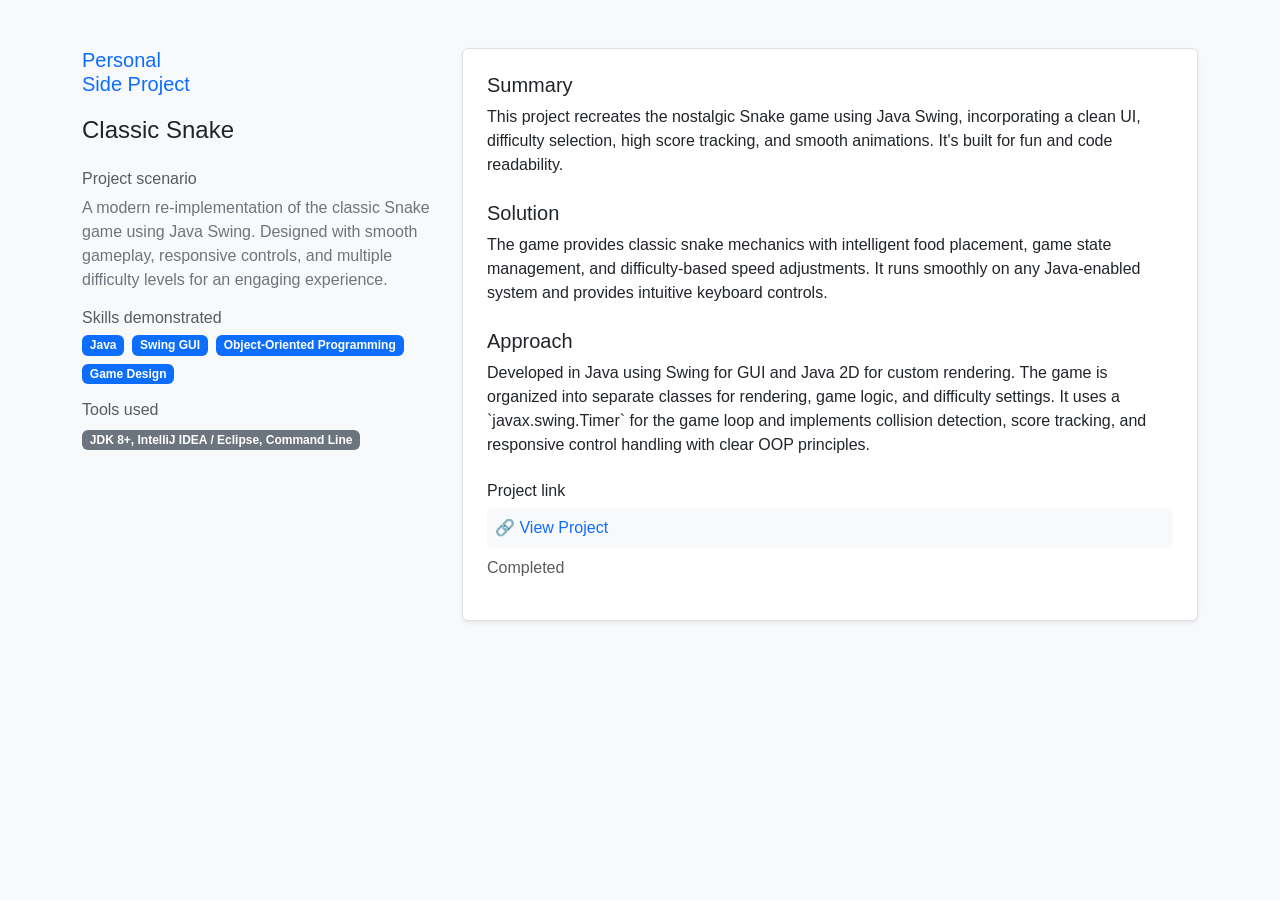
<file: files/snakepage/index.html>
<!DOCTYPE html>
<html lang="en">
<head>
  <meta charset="UTF-8" />
  <meta name="viewport" content="width=device-width, initial-scale=1.0" />
  <title>Classic Snake</title>
  <link href="https://cdn.jsdelivr.net/npm/bootstrap@5.3.2/dist/css/bootstrap.min.css" rel="stylesheet">
  <link rel="stylesheet" href="styles.css" />
</head>
<body>
  <div class="container mt-5">
    <div class="row">
      <!-- Left Column -->
      <div class="col-md-4 mb-4">
        <h5 class="text-primary">Personal<br><span class="fw-light">Side Project</span></h5>
        <h3>Classic Snake</h3>
        <div class="mt-4">
          <h6 class="text-muted">Project scenario</h6>
          <p id="project-scenario" class="text-secondary"></p>
        </div>
        <div class="mt-3">
          <h6 class="text-muted">Skills demonstrated</h6>
          <div id="skills" class="d-flex flex-wrap gap-2"></div>
        </div>
        <div class="mt-3">
          <h6 class="text-muted">Tools used</h6>
          <div id="tools" class="badge bg-secondary"></div>
        </div>
      </div>

      <!-- Right Column -->
      <div class="col-md-8">
        <div class="border p-4 rounded shadow-sm bg-white">
          <h5>Summary</h5>
          <p id="summary"></p>

          <h5 class="mt-4">Solution</h5>
          <p id="solution"></p>

          <h5 class="mt-4">Approach</h5>
          <p id="approach"></p>

          <div class="mt-4">
            <h6>Project link</h6>
            <a href="#" id="project-link" target="_blank" class="d-block text-decoration-none">
              <div class="bg-light p-2 rounded text-primary">
                🔗 View Project
              </div>
            </a>
          </div>
          <p class="text-muted mt-2">Completed</p>
        </div>
      </div>
    </div>
  </div>

  <script src="data.js"></script>
  <script src="script.js"></script>
</body>
</html>
</file>
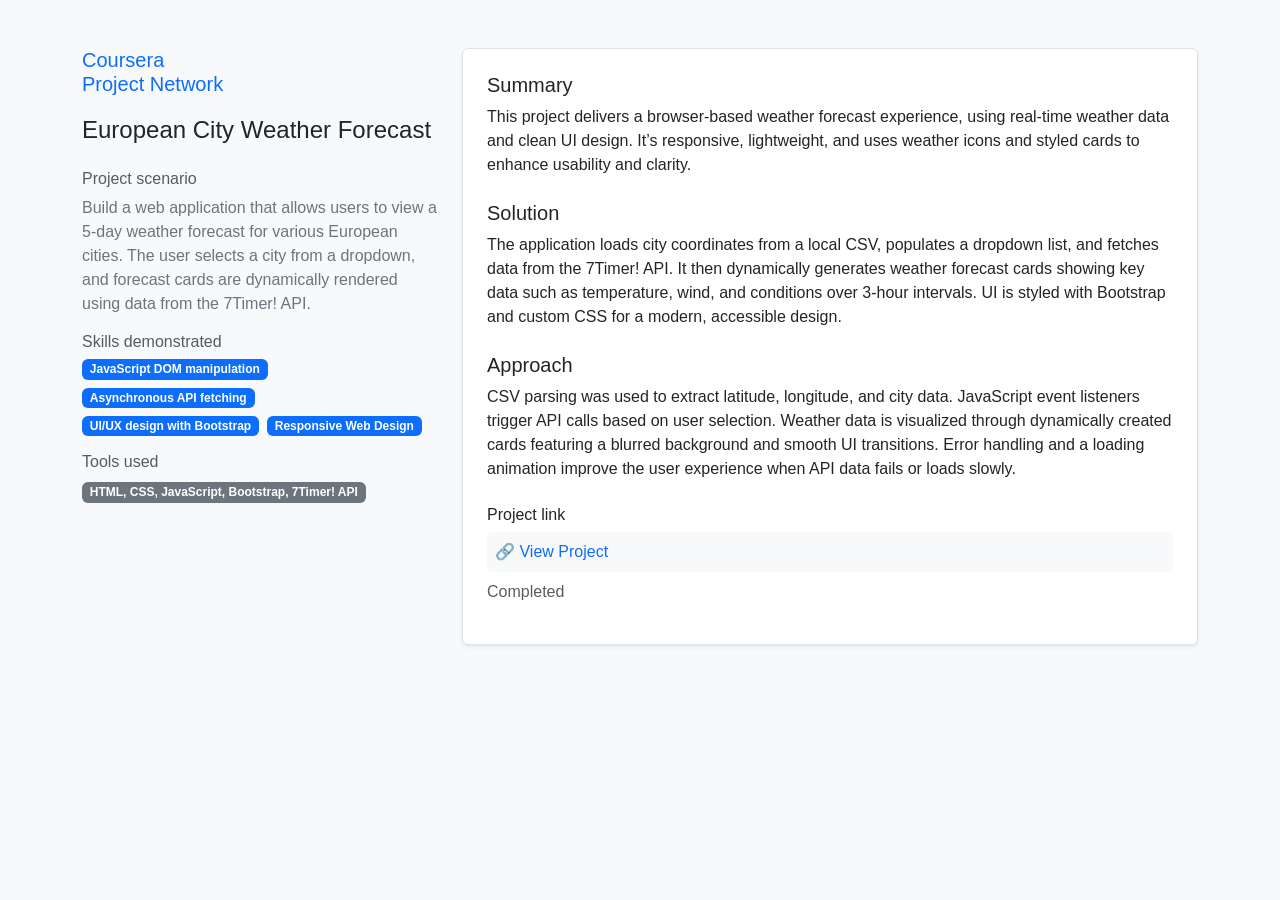
<file: files/weatherpage/index.html>
<!DOCTYPE html>
<html lang="en">
<head>
  <meta charset="UTF-8" />
  <meta name="viewport" content="width=device-width, initial-scale=1.0" />
  <title>7-Day Weather Forecast</title>
  <link href="https://cdn.jsdelivr.net/npm/bootstrap@5.3.2/dist/css/bootstrap.min.css" rel="stylesheet">
  <link rel="stylesheet" href="styles.css" />
</head>
<body>
  <div class="container mt-5">
    <div class="row">
      <!-- Left Column -->
      <div class="col-md-4 mb-4">
        <h5 class="text-primary">Coursera<br><span class="fw-light">Project Network</span></h5>
        <h3>European City Weather Forecast</h3>
        <div class="mt-4">
          <h6 class="text-muted">Project scenario</h6>
          <p id="project-scenario" class="text-secondary"></p>
        </div>
        <div class="mt-3">
          <h6 class="text-muted">Skills demonstrated</h6>
          <div id="skills" class="d-flex flex-wrap gap-2"></div>
        </div>
        <div class="mt-3">
          <h6 class="text-muted">Tools used</h6>
          <div id="tools" class="badge bg-secondary"></div>
        </div>
      </div>

      <!-- Right Column -->
      <div class="col-md-8">
        <div class="border p-4 rounded shadow-sm bg-white">
          <h5>Summary</h5>
          <p id="summary"></p>

          <h5 class="mt-4">Solution</h5>
          <p id="solution"></p>

          <h5 class="mt-4">Approach</h5>
          <p id="approach"></p>

          <div class="mt-4">
            <h6>Project link</h6>
            <a href="#" id="project-link" target="_blank" class="d-block text-decoration-none">
              <div class="bg-light p-2 rounded text-primary">
                🔗 View Project
              </div>
            </a>
          </div>
          <p class="text-muted mt-2">Completed</p>
        </div>
      </div>
    </div>
  </div>

  <script src="data.js"></script>
  <script src="script.js"></script>
</body>
</html>
</file>
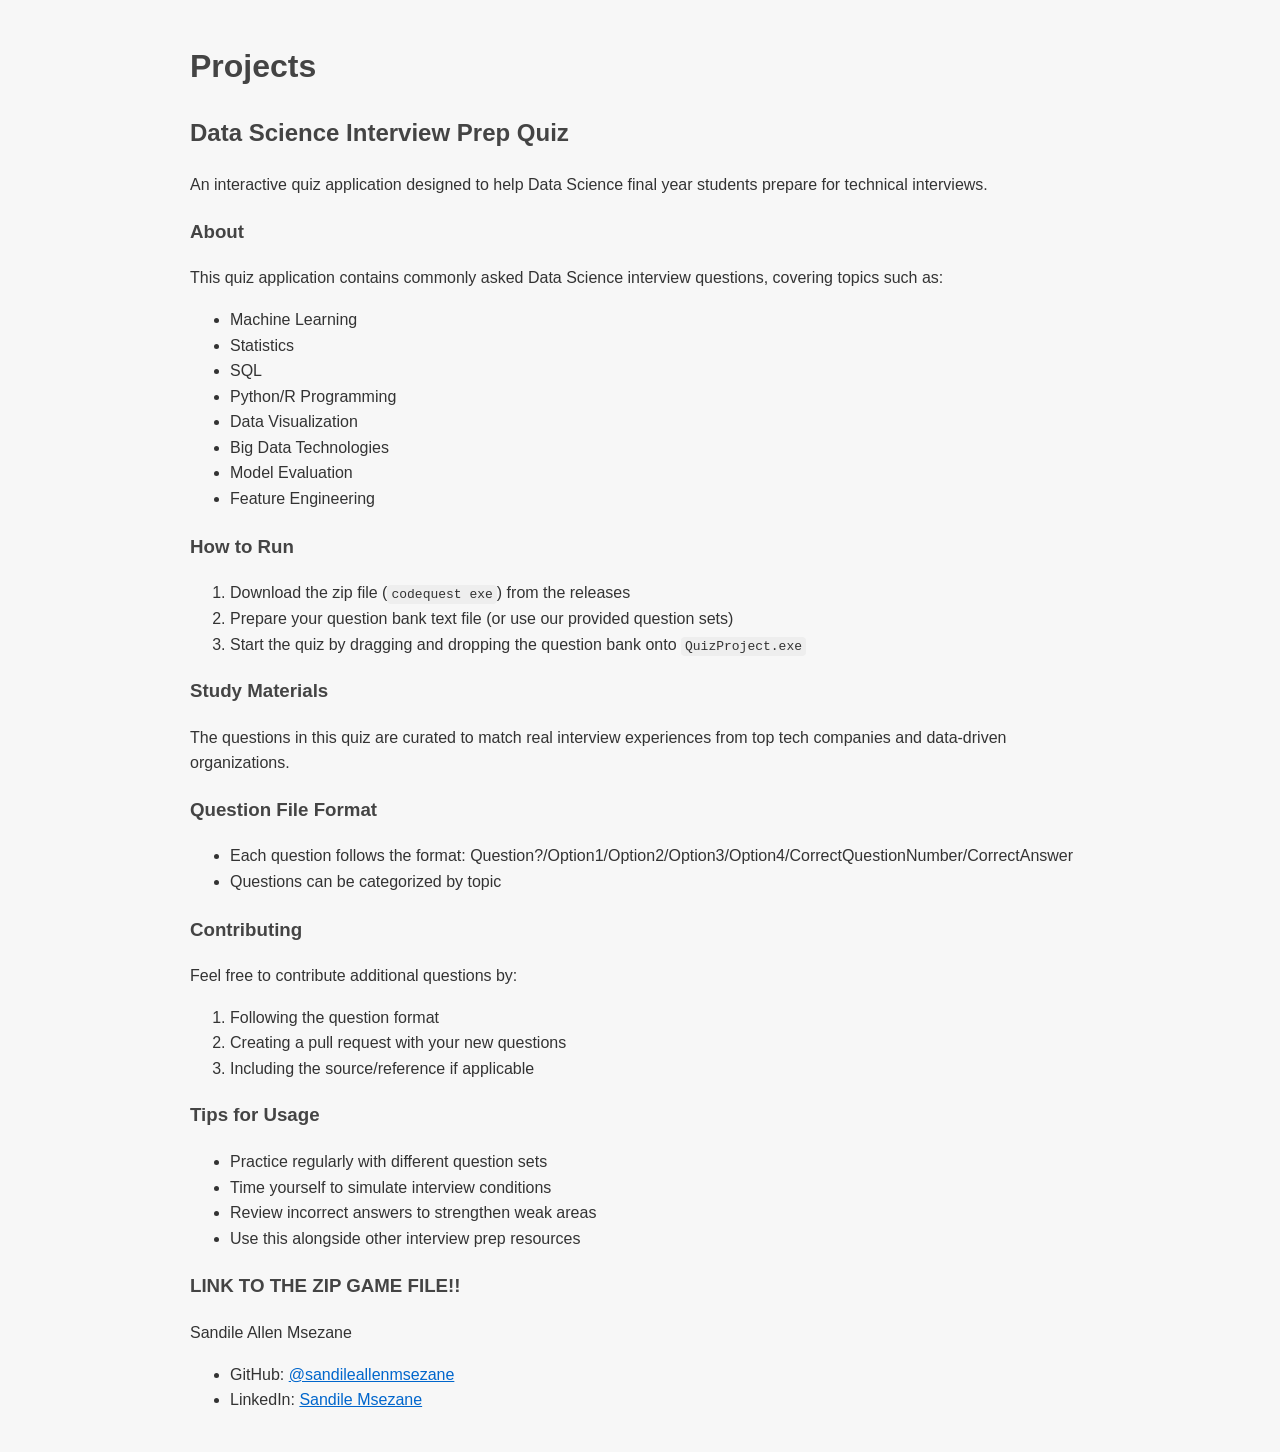
<file: files/data-science-readme.html>
<!DOCTYPE html>
<html lang="en">
<head>
    <meta charset="UTF-8">
    <title>Data Science Interview Prep Quiz</title>
    <style>
        body {
            font-family: Arial, sans-serif;
            line-height: 1.6;
            max-width: 900px;
            margin: 0 auto;
            padding: 20px;
            background-color: #f7f7f7;
            color: #333;
        }
        h1, h2, h3 {
            color: #444;
        }
        ul {
            margin-bottom: 20px;
        }
        code {
            background-color: #eee;
            padding: 2px 4px;
            border-radius: 4px;
            font-family: monospace;
        }
        a {
            color: #0066cc;
        }
    </style>
</head>
<body>
    <h1>Projects</h1>
    <h2>Data Science Interview Prep Quiz</h2>
    <p>An interactive quiz application designed to help Data Science final year students prepare for technical interviews.</p>

    <h3>About</h3>
    <p>This quiz application contains commonly asked Data Science interview questions, covering topics such as:</p>
    <ul>
        <li>Machine Learning</li>
        <li>Statistics</li>
        <li>SQL</li>
        <li>Python/R Programming</li>
        <li>Data Visualization</li>
        <li>Big Data Technologies</li>
        <li>Model Evaluation</li>
        <li>Feature Engineering</li>
    </ul>

    <h3>How to Run</h3>
    <ol>
        <li>Download the zip file (<code>codequest exe</code>) from the releases</li>
        <li>Prepare your question bank text file (or use our provided question sets)</li>
        <li>Start the quiz by dragging and dropping the question bank onto <code>QuizProject.exe</code></li>
    </ol>

    <h3>Study Materials</h3>
    <p>The questions in this quiz are curated to match real interview experiences from top tech companies and data-driven organizations.</p>

    <h3>Question File Format</h3>
    <ul>
        <li>Each question follows the format: Question?/Option1/Option2/Option3/Option4/CorrectQuestionNumber/CorrectAnswer</li>
        <li>Questions can be categorized by topic</li>
    </ul>

    <h3>Contributing</h3>
    <p>Feel free to contribute additional questions by:</p>
    <ol>
        <li>Following the question format</li>
        <li>Creating a pull request with your new questions</li>
        <li>Including the source/reference if applicable</li>
    </ol>

    <h3>Tips for Usage</h3>
    <ul>
        <li>Practice regularly with different question sets</li>
        <li>Time yourself to simulate interview conditions</li>
        <li>Review incorrect answers to strengthen weak areas</li>
        <li>Use this alongside other interview prep resources</li>
    </ul>

    <h3>LINK TO THE ZIP GAME FILE!!</h3>
    <p>Sandile Allen Msezane</p>
    <ul>
        <li>GitHub: <a href="https://github.com/sandileallenmsezane/Data-Science-Interview-Prep-Quiz.git" target="_blank">@sandileallenmsezane</a></li>
        <li>LinkedIn: <a href="https://linkedin.com/in/sandile-msezane" target="_blank">Sandile Msezane</a></li>
    </ul>
</body>
</html>
</file>
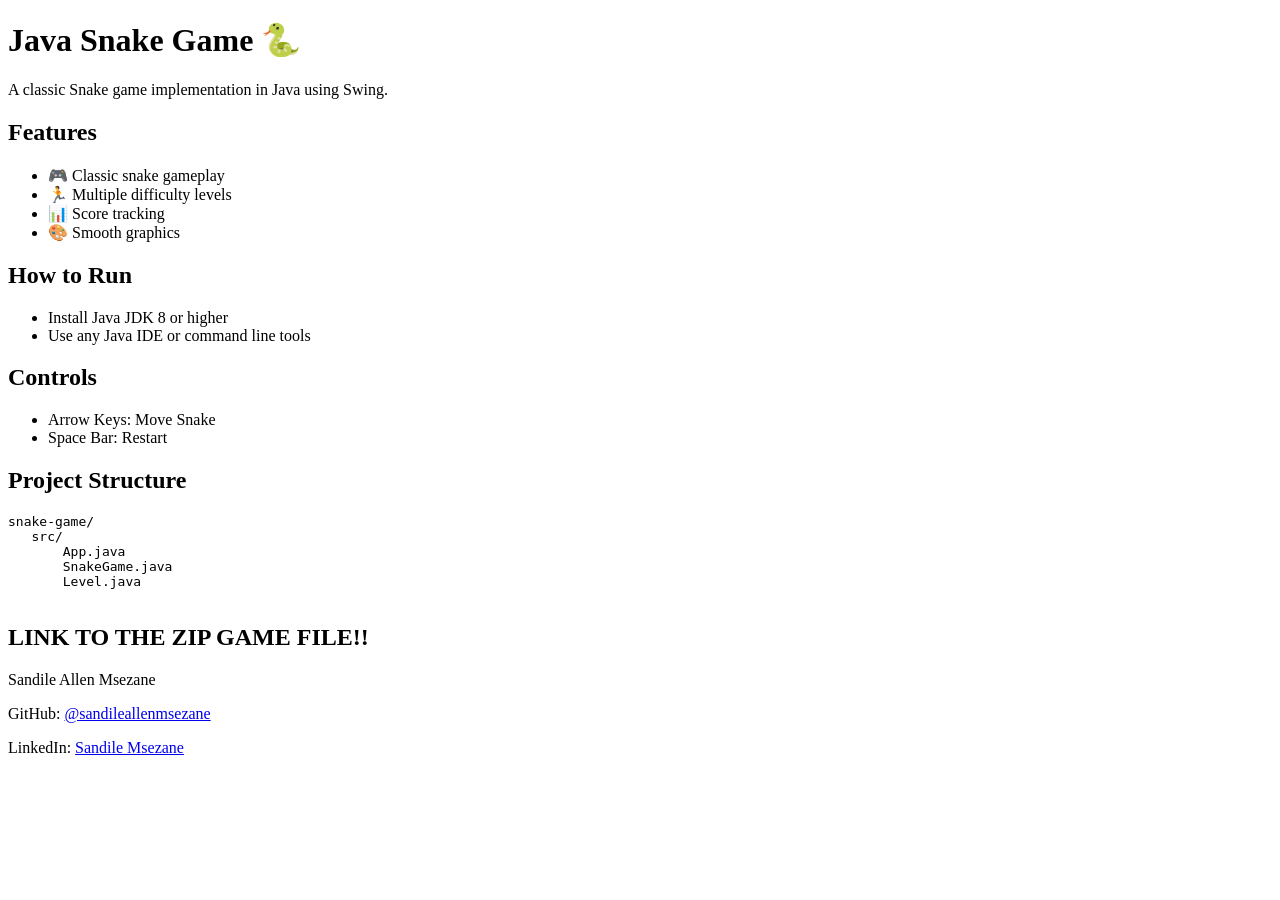
<file: files/snake-readme.html>
<!DOCTYPE html>
<html lang="en">
<head>
  <meta charset="UTF-8" />
  <title>Java Snake Game</title>
</head>
<body>
  <h1>Java Snake Game 🐍</h1>
  <p>A classic Snake game implementation in Java using Swing.</p>
  <h2>Features</h2>
  <ul>
    <li>🎮 Classic snake gameplay</li>
    <li>🏃 Multiple difficulty levels</li>
    <li>📊 Score tracking</li>
    <li>🎨 Smooth graphics</li>
  </ul>
  <h2>How to Run</h2>
  <ul>
    <li>Install Java JDK 8 or higher</li>
    <li>Use any Java IDE or command line tools</li>
  </ul>
  <h2>Controls</h2>
  <ul>
    <li>Arrow Keys: Move Snake</li>
    <li>Space Bar: Restart</li>
  </ul>
  <h2>Project Structure</h2>
  <pre>
snake-game/
   src/
       App.java
       SnakeGame.java
       Level.java
  </pre>
  <h2>LINK TO THE ZIP GAME FILE!!</h2>
  <p>Sandile Allen Msezane</p>
  <p>GitHub: <a href="https://github.com/sandileallenmsezane/Snake-Game-Project.git">@sandileallenmsezane</a></p>
  <p>LinkedIn: <a href="https://linkedin.com/in/sandile-msezane">Sandile Msezane</a></p>
</body>
</html>
</file>
<file: files/bakerypage/styles.css>
body {
  background-color: #f8f9fa;
  font-family: 'Segoe UI', Tahoma, Geneva, Verdana, sans-serif;
}

h3 {
  font-size: 1.5rem;
  margin-top: 20px;
}
</file>
<file: files/pospage/styles.css>
body {
  background-color: #f8f9fa;
  font-family: 'Segoe UI', Tahoma, Geneva, Verdana, sans-serif;
}

h3 {
  font-size: 1.5rem;
  margin-top: 20px;
}
</file>
<file: files/quizpage/styles.css>
body {
  background-color: #f8f9fa;
  font-family: 'Segoe UI', Tahoma, Geneva, Verdana, sans-serif;
}

h3 {
  font-size: 1.5rem;
  margin-top: 20px;
}
</file>
<file: files/snakepage/styles.css>
body {
  background-color: #f8f9fa;
  font-family: 'Segoe UI', Tahoma, Geneva, Verdana, sans-serif;
}

h3 {
  font-size: 1.5rem;
  margin-top: 20px;
}
</file>
<file: files/weatherpage/styles.css>
body {
  background-color: #f8f9fa;
  font-family: 'Segoe UI', Tahoma, Geneva, Verdana, sans-serif;
}

h3 {
  font-size: 1.5rem;
  margin-top: 20px;
}
</file>
<file: assets/css/main.css>
/**
* Template Name: iPortfolio
* Template URL: https://bootstrapmade.com/iportfolio-bootstrap-portfolio-websites-template/
* Updated: Jun 29 2024 with Bootstrap v5.3.3
* Author: BootstrapMade.com
* License: https://bootstrapmade.com/license/
*/

/*--------------------------------------------------------------
# Font & Color Variables
# Help: https://bootstrapmade.com/color-system/
--------------------------------------------------------------*/
/* Fonts */
:root {
  --default-font: "Roboto",  system-ui, -apple-system, "Segoe UI", Roboto, "Helvetica Neue", Arial, "Noto Sans", "Liberation Sans", sans-serif, "Apple Color Emoji", "Segoe UI Emoji", "Segoe UI Symbol", "Noto Color Emoji";
  --heading-font: "Raleway",  sans-serif;
  --nav-font: "Poppins",  sans-serif;
}

/* Global Colors - The following color variables are used throughout the website. Updating them here will change the color scheme of the entire website */
:root { 
  --background-color: #ffffff; /* Background color for the entire website, including individual sections */
  --default-color: #272829; /* Default color used for the majority of the text content across the entire website */
  --heading-color: #050d18; /* Color for headings, subheadings and title throughout the website */
  --accent-color: #149ddd; /* Accent color that represents your brand on the website. It's used for buttons, links, and other elements that need to stand out */
  --surface-color: #ffffff; /* The surface color is used as a background of boxed elements within sections, such as cards, icon boxes, or other elements that require a visual separation from the global background. */
  --contrast-color: #ffffff; /* Contrast color for text, ensuring readability against backgrounds of accent, heading, or default colors. */
}

/* Nav Menu Colors - The following color variables are used specifically for the navigation menu. They are separate from the global colors to allow for more customization options */
:root {
  --nav-color: #a8a9b4;  /* The default color of the main navmenu links */
  --nav-hover-color: #ffffff; /* Applied to main navmenu links when they are hovered over or active */
  --nav-mobile-background-color: #040b14; /* Used as the background color for mobile navigation menu */
  --nav-dropdown-background-color: #040b14; /* Used as the background color for dropdown items that appear when hovering over primary navigation items */
  --nav-dropdown-color: #a8a9b4; /* Used for navigation links of the dropdown items in the navigation menu. */
  --nav-dropdown-hover-color: #ffffff; /* Similar to --nav-hover-color, this color is applied to dropdown navigation links when they are hovered over. */
}

/* Color Presets - These classes override global colors when applied to any section or element, providing reuse of the sam color scheme. */

.light-background {
  --background-color: #f4fafd;
  --surface-color: #ffffff;
}

.dark-background {
  --background-color: #040b14;
  --default-color: #ffffff;
  --heading-color: #ffffff;
  --surface-color: #151f2b;
  --contrast-color: #ffffff;
}

/* Smooth scroll */
:root {
  scroll-behavior: smooth;
}

/*--------------------------------------------------------------
# General Styling & Shared Classes
--------------------------------------------------------------*/
body {
  color: var(--default-color);
  background-color: var(--background-color);
  font-family: var(--default-font);
}

a {
  color: var(--accent-color);
  text-decoration: none;
  transition: 0.3s;
}

a:hover {
  color: color-mix(in srgb, var(--accent-color), transparent 25%);
  text-decoration: none;
}

h1,
h2,
h3,
h4,
h5,
h6 {
  color: var(--heading-color);
  font-family: var(--heading-font);
}

/* PHP Email Form Messages
------------------------------*/
.php-email-form .error-message {
  display: none;
  background: #df1529;
  color: #ffffff;
  text-align: left;
  padding: 15px;
  margin-bottom: 24px;
  font-weight: 600;
}

.php-email-form .sent-message {
  display: none;
  color: #ffffff;
  background: #059652;
  text-align: center;
  padding: 15px;
  margin-bottom: 24px;
  font-weight: 600;
}

.php-email-form .loading {
  display: none;
  background: var(--surface-color);
  text-align: center;
  padding: 15px;
  margin-bottom: 24px;
}

.php-email-form .loading:before {
  content: "";
  display: inline-block;
  border-radius: 50%;
  width: 24px;
  height: 24px;
  margin: 0 10px -6px 0;
  border: 3px solid var(--accent-color);
  border-top-color: var(--surface-color);
  animation: php-email-form-loading 1s linear infinite;
}

@keyframes php-email-form-loading {
  0% {
    transform: rotate(0deg);
  }

  100% {
    transform: rotate(360deg);
  }
}

/*--------------------------------------------------------------
# Global Header
--------------------------------------------------------------*/
.header {
  color: var(--default-color);
  background-color: var(--background-color);
  position: fixed;
  top: 0;
  left: 0;
  bottom: 0;
  padding: 0 15px;
  width: 300px;
  transition: all ease-in-out 0.3s;
  overflow-y: auto;
  z-index: 997;
  border-right: 1px solid color-mix(in srgb, var(--default-color), transparent 90%);
}

.header .profile-img img {
  margin: 15px auto;
  display: block;
  width: 120px;
  border: 8px solid color-mix(in srgb, var(--default-color), transparent 85%);
}

.header .logo {
  line-height: 1;
  margin-bottom: 15px;
}

.header .logo img {
  max-height: 32px;
  margin-right: 8px;
}

.header .logo h1 {
  font-size: 24px;
  margin: 0;
  font-weight: 700;
  color: var(--heading-color);
}

.header .social-links {
  margin: 0 0 20px 0;
}

.header .social-links a {
  font-size: 16px;
  display: inline-flex;
  align-items: center;
  justify-content: center;
  background: color-mix(in srgb, var(--default-color), transparent 90%);
  color: var(--default-color);
  margin: 0 2px;
  border-radius: 50%;
  text-align: center;
  width: 40px;
  height: 40px;
  transition: 0.3s;
}

.header .social-links a:hover {
  color: var(--contrast-color);
  background: var(--accent-color);
}

@media (min-width: 1200px) {

  .header~main,
  .header~#footer {
    margin-left: 300px;
  }
}

@media (max-width: 1199px) {
  .header {
    left: -100%;
  }
}

.header.header-show {
  left: 0;
}

.header .header-toggle {
  color: var(--contrast-color);
  background-color: var(--accent-color);
  font-size: 22px;
  display: flex;
  align-items: center;
  justify-content: center;
  width: 40px;
  height: 40px;
  border-radius: 50%;
  cursor: pointer;
  position: fixed;
  top: 15px;
  right: 15px;
  z-index: 9999;
  transition: background-color 0.3s;
}

.header .header-toggle:hover {
  color: var(--contrast-color);
  background-color: color-mix(in srgb, var(--accent-color) 90%, white 15%);
}

/*--------------------------------------------------------------
# Navigation Menu
--------------------------------------------------------------*/
.mobile-nav-toggle {
  display: none;
}

.navmenu {
  padding: 0;
  z-index: 9997;
}

.navmenu ul {
  list-style: none;
  padding: 0 0 20px 0;
  margin: 0;
}

.navmenu a,
.navmenu a:focus {
  color: var(--nav-color);
  padding: 15px 10px;
  font-family: var(--nav-font);
  font-size: 16px;
  font-weight: 400;
  display: flex;
  align-items: center;
  white-space: nowrap;
  transition: 0.3s;
  width: 100%;
}

.navmenu a .navicon,
.navmenu a:focus .navicon {
  font-size: 20px;
  margin-right: 10px;
}

.navmenu a .toggle-dropdown,
.navmenu a:focus .toggle-dropdown {
  font-size: 12px;
  line-height: 0;
  margin-left: auto;
  width: 30px;
  height: 30px;
  display: flex;
  align-items: center;
  justify-content: center;
  border-radius: 50%;
  transition: 0.3s;
  flex-shrink: 0;
  background-color: color-mix(in srgb, var(--accent-color), transparent 90%);
}

.navmenu a .toggle-dropdown:hover,
.navmenu a:focus .toggle-dropdown:hover {
  background-color: var(--accent-color);
  color: var(--contrast-color);
}

.navmenu a:hover,
.navmenu .active,
.navmenu .active:focus {
  color: var(--nav-hover-color);
}

.navmenu a:hover .navicon,
.navmenu .active .navicon,
.navmenu .active:focus .navicon {
  color: var(--accent-color);
}

.navmenu .active .toggle-dropdown,
.navmenu .active:focus .toggle-dropdown {
  background-color: var(--accent-color);
  color: var(--contrast-color);
  transform: rotate(180deg);
}

.navmenu .dropdown {
  display: block;
}

.navmenu .dropdown a,
.navmenu .dropdown a:focus {
  color: --nav-dropdown-color;
}

.navmenu .dropdown a:hover,
.navmenu .dropdown .active,
.navmenu .dropdown .active:focus {
  color: var(--nav-dropdown-hover-color);
}

.navmenu .dropdown ul {
  position: static;
  display: none;
  z-index: 99;
  padding: 5px 10px;
  margin: 5px 10px;
  background-color: var(--nav-dropdown-background-color);
  border: 1px solid color-mix(in srgb, var(--default-color), transparent 90%);
  box-shadow: none;
  transition: all 0.5s ease-in-out;
}

.navmenu .dropdown ul ul {
  background-color: rgba(33, 37, 41, 0.1);
}

.navmenu .dropdown>.dropdown-active {
  display: block;
  background-color: rgba(33, 37, 41, 0.03);
}

/*--------------------------------------------------------------
# Global Footer
--------------------------------------------------------------*/
.footer {
  color: var(--default-color);
  background-color: var(--background-color);
  font-size: 14px;
  padding: 40px 0;
  position: relative;
  border-top: 1px solid color-mix(in srgb, var(--default-color), transparent 90%);
}

.footer .copyright p {
  margin-bottom: 0;
}

.footer .credits {
  margin-top: 4px;
  font-size: 13px;
  text-align: center;
}

/*--------------------------------------------------------------
# Preloader
--------------------------------------------------------------*/
#preloader {
  position: fixed;
  inset: 0;
  z-index: 999999;
  overflow: hidden;
  background: var(--background-color);
  transition: all 0.6s ease-out;
}

#preloader:before {
  content: "";
  position: fixed;
  top: calc(50% - 30px);
  left: calc(50% - 30px);
  border: 6px solid #ffffff;
  border-color: var(--accent-color) transparent var(--accent-color) transparent;
  border-radius: 50%;
  width: 60px;
  height: 60px;
  animation: animate-preloader 1.5s linear infinite;
}

@keyframes animate-preloader {
  0% {
    transform: rotate(0deg);
  }

  100% {
    transform: rotate(360deg);
  }
}

/*--------------------------------------------------------------
# Scroll Top Button
--------------------------------------------------------------*/
.scroll-top {
  position: fixed;
  visibility: hidden;
  opacity: 0;
  right: 15px;
  bottom: -15px;
  z-index: 99999;
  background-color: var(--accent-color);
  width: 44px;
  height: 44px;
  border-radius: 50px;
  transition: all 0.4s;
}

.scroll-top i {
  font-size: 24px;
  color: var(--contrast-color);
  line-height: 0;
}

.scroll-top:hover {
  background-color: color-mix(in srgb, var(--accent-color), transparent 20%);
  color: var(--contrast-color);
}

.scroll-top.active {
  visibility: visible;
  opacity: 1;
  bottom: 15px;
}

/*--------------------------------------------------------------
# Disable aos animation delay on mobile devices
--------------------------------------------------------------*/
@media screen and (max-width: 768px) {
  [data-aos-delay] {
    transition-delay: 0 !important;
  }
}

/*--------------------------------------------------------------
# Global Page Titles & Breadcrumbs
--------------------------------------------------------------*/
.page-title {
  color: var(--default-color);
  background-color: var(--background-color);
  padding: 25px 0;
  position: relative;
}

.page-title h1 {
  font-size: 24px;
  font-weight: 700;
}

.page-title .breadcrumbs ol {
  display: flex;
  flex-wrap: wrap;
  list-style: none;
  padding: 0;
  margin: 0;
  font-size: 14px;
  font-weight: 400;
}

.page-title .breadcrumbs ol li+li {
  padding-left: 10px;
}

.page-title .breadcrumbs ol li+li::before {
  content: "/";
  display: inline-block;
  padding-right: 10px;
  color: color-mix(in srgb, var(--default-color), transparent 70%);
}

/*--------------------------------------------------------------
# Global Sections
--------------------------------------------------------------*/
section,
.section {
  color: var(--default-color);
  background-color: var(--background-color);
  padding: 60px 0;
  overflow: clip;
}

/*--------------------------------------------------------------
# Global Section Titles
--------------------------------------------------------------*/
.section-title {
  padding-bottom: 60px;
  position: relative;
}

.section-title h2 {
  font-size: 32px;
  font-weight: 700;
  margin-bottom: 20px;
  padding-bottom: 20px;
  position: relative;
}

.section-title h2:after {
  content: "";
  position: absolute;
  display: block;
  width: 50px;
  height: 3px;
  background: var(--accent-color);
  left: 0;
  bottom: 0;
}

.section-title p {
  margin-bottom: 0;
}

/*--------------------------------------------------------------
# Hero Section
--------------------------------------------------------------*/
.hero {
  width: 100%;
  min-height: 100vh;
  position: relative;
  padding: 80px 0;
  display: flex;
  align-items: center;
  justify-content: center;
}

.hero img {
  position: absolute;
  inset: 0;
  display: block;
  width: 100%;
  height: 100%;
  object-fit: cover;
  z-index: 1;
}

.hero:before {
  content: "";
  background: color-mix(in srgb, var(--background-color), transparent 70%);
  position: absolute;
  inset: 0;
  z-index: 2;
}

.hero .container {
  position: relative;
  z-index: 3;
}

.hero h2 {
  margin: 0;
  font-size: 64px;
  font-weight: 700;
}

.hero p {
  margin: 5px 0 0 0;
  font-size: 26px;
}

.hero p span {
  letter-spacing: 1px;
  border-bottom: 2px solid var(--accent-color);
}

.hero .social-links {
  margin-top: 25px;
}

.hero .social-links a {
  font-size: 24px;
  display: inline-block;
  color: color-mix(in srgb, var(--default-color), transparent 50%);
  line-height: 1;
  margin-right: 20px;
  transition: 0.3s;
}

.hero .social-links a:hover {
  color: var(--accent-color);
}

@media (max-width: 768px) {
  .hero h2 {
    font-size: 32px;
  }

  .hero p {
    font-size: 20px;
  }
}

/*--------------------------------------------------------------
# About Section
--------------------------------------------------------------*/
.about .content h2 {
  font-weight: 700;
  font-size: 24px;
}

.about .content ul {
  list-style: none;
  padding: 0;
}

.about .content ul li {
  margin-bottom: 20px;
  display: flex;
  align-items: center;
}

.about .content ul strong {
  margin-right: 10px;
}

.about .content ul i {
  font-size: 16px;
  margin-right: 5px;
  color: var(--accent-color);
  line-height: 0;
}

/*--------------------------------------------------------------
# Stats Section
--------------------------------------------------------------*/
.stats .stats-item {
  padding: 30px;
  width: 100%;
}

.stats .stats-item i {
  color: var(--accent-color);
  display: block;
  font-size: 44px;
  float: left;
  line-height: 0;
}

.stats .stats-item .purecounter {
  color: var(--heading-color);
  font-size: 48px;
  line-height: 40px;
  display: block;
  font-weight: 700;
  margin-left: 60px;
}

.stats .stats-item p {
  color: color-mix(in srgb, var(--default-color), transparent 40%);
  padding: 15px 0 0 0;
  margin: 0 0 0 60px;
  font-family: var(--heading-font);
  font-size: 14px;
}

/*--------------------------------------------------------------
# Skills Section
--------------------------------------------------------------*/
.skills .progress {
  height: 60px;
  display: block;
  background: none;
  border-radius: 0;
}

.skills .progress .skill {
  color: var(--heading-color);
  padding: 0;
  margin: 0 0 6px 0;
  text-transform: uppercase;
  display: block;
  font-weight: 600;
  font-family: var(--heading-font);
}

.skills .progress .skill .val {
  float: right;
  font-style: normal;
}

.skills .progress-bar-wrap {
  background: color-mix(in srgb, var(--default-color), transparent 90%);
  height: 10px;
}

.skills .progress-bar {
  width: 1px;
  height: 10px;
  transition: 0.9s;
  background-color: var(--accent-color);
}
/* Soft Skills */
.soft-skill-title {
  display: block;
  font-weight: 600;
  margin-bottom: 6px;
  color: #333;
}

.soft-bar-wrap {
  background: #e0e0e0;
  height: 10px;
  border-radius: 20px;
  overflow: hidden;
}

.soft-bar {
  width: 100%;
  height: 100%;
  background-color: #6ec1e4; /* Light blue */
  border-radius: 20px;
  transition: width 0.6s ease;
}

/*--------------------------------------------------------------
# Resume Section
--------------------------------------------------------------*/
.resume .resume-title {
  color: var(--heading-color);
  font-size: 26px;
  font-weight: 700;
  margin-top: 20px;
  margin-bottom: 20px;
}

.resume .resume-item {
  padding: 0 0 20px 20px;
  margin-top: -2px;
  border-left: 2px solid var(--accent-color);
  position: relative;
}

.resume .resume-item h4 {
  line-height: 18px;
  font-size: 18px;
  font-weight: 600;
  text-transform: uppercase;
  color: color-mix(in srgb, var(--default-color), transparent 20%);
  margin-bottom: 10px;
}

.resume .resume-item h5 {
  font-size: 16px;
  padding: 5px 15px;
  display: inline-block;
  font-weight: 600;
  margin-bottom: 10px;
}

.resume .resume-item ul {
  padding-left: 20px;
}

.resume .resume-item ul li {
  padding-bottom: 10px;
}

.resume .resume-item:last-child {
  padding-bottom: 0;
}

.resume .resume-item::before {
  content: "";
  position: absolute;
  width: 16px;
  height: 16px;
  border-radius: 50px;
  left: -9px;
  top: 0;
  background: var(--background-color);
  border: 2px solid var(--accent-color);
}
/*--------------------------------------------------------------
# Portfolio Cards Section (Modern Layout)
--------------------------------------------------------------*/
.portfolio-cards {
  display: grid;
  grid-template-columns: repeat(auto-fit, minmax(280px, 1fr));
  gap: 20px;
  padding-top: 20px;
}

.project-card {
  height: 350px;
  background-size: cover;
  background-position: center;
  border-radius: 12px;
  display: flex;
  align-items: flex-end;
  overflow: hidden;
  box-shadow: 0 4px 20px rgba(0, 0, 0, 0.3);
}


.project-info {
  background-color: rgba(0, 0, 0, 0.6);
  padding: 15px;
  border-radius: 8px;
  width: 100%;
}

.project-info h3 {
  margin: 0;
  font-size: 1.3rem;
}

.project-info p {
  margin: 10px 0;
  font-size: 0.95rem;
}

.project-link {
  display: inline-block;
  padding: 8px 14px;
  background-color: #fff;
  color: #333;
  text-decoration: none;
  border-radius: 6px;
  font-weight: bold;
  transition: background-color 0.3s ease;
}

.project-link:hover {
  background-color: #007bff;
  color: #fff;
}

/*--------------------------------------------------------------
# Portfolio Section
--------------------------------------------------------------*/
.portfolio .portfolio-filters {
  padding: 0;
  margin: 0 auto 20px auto;
  list-style: none;
  text-align: center;
}

.portfolio .portfolio-filters li {
  cursor: pointer;
  display: inline-block;
  padding: 0;
  font-size: 14px;
  font-weight: 400;
  margin: 0 10px;
  line-height: 1;
  text-transform: uppercase;
  margin-bottom: 10px;
  transition: all 0.3s ease-in-out;
}

.portfolio .portfolio-filters li:hover,
.portfolio .portfolio-filters li.filter-active {
  color: var(--accent-color);
}

.portfolio .portfolio-filters li:first-child {
  margin-left: 0;
}

.portfolio .portfolio-filters li:last-child {
  margin-right: 0;
}

@media (max-width: 575px) {
  .portfolio .portfolio-filters li {
    font-size: 14px;
    margin: 0 5px;
  }
}

.portfolio .portfolio-content {
  position: relative;
  overflow: hidden;
}

.portfolio .portfolio-content img {
  width: 100%;
  height: 250px; 
  object-fit: cover;
  border-radius: 10px; 
  transition: 0.3s;
}

.portfolio .portfolio-content .portfolio-info {
  opacity: 0;
  position: absolute;
  inset: 0;
  z-index: 3;
  transition: all ease-in-out 0.3s;
  background: rgba(0, 0, 0, 0.6);
  padding: 15px;
}

.portfolio .portfolio-content .portfolio-info h4 {
  font-size: 14px;
  padding: 5px 10px;
  font-weight: 400;
  color: #ffffff;
  display: inline-block;
  background-color: var(--accent-color);
}

.portfolio .portfolio-content .portfolio-info p {
  position: absolute;
  bottom: 10px;
  text-align: center;
  display: inline-block;
  left: 0;
  right: 0;
  font-size: 16px;
  font-weight: 600;
  color: rgba(255, 255, 255, 0.8);
}

.portfolio .portfolio-content .portfolio-info .preview-link,
.portfolio .portfolio-content .portfolio-info .details-link {
  position: absolute;
  left: calc(50% - 40px);
  font-size: 26px;
  top: calc(50% - 14px);
  color: #fff;
  transition: 0.3s;
  line-height: 1.2;
}

.portfolio .portfolio-content .portfolio-info .preview-link:hover,
.portfolio .portfolio-content .portfolio-info .details-link:hover {
  color: var(--accent-color);
}

.portfolio .portfolio-content .portfolio-info .details-link {
  left: 50%;
  font-size: 34px;
  line-height: 0;
}

.portfolio .portfolio-content:hover .portfolio-info {
  opacity: 1;
}

.portfolio .portfolio-content:hover img {
  transform: scale(1.1);
}

/*New just checking*/
/*--------------------------------------------------------------
# Portfolio Cards Section (Modern Layout)
--------------------------------------------------------------*/
.portfolio-cards {
  display: grid;
  grid-template-columns: repeat(auto-fit, minmax(280px, 1fr));
  gap: 20px;
  padding-top: 20px;
}

.project-card {
  position: relative;
  background-size: cover;
  background-position: center;
  height: 300px;
  border-radius: 12px;
  overflow: hidden;
  box-shadow: 0 4px 16px rgba(0, 0, 0, 0.2);
  transition: transform 0.3s ease;
  display: flex;
  align-items: flex-end;
}

.project-card:hover {
  transform: scale(1.03);
}

.project-info {
  background: rgba(0, 0, 0, 0.6);
  color: #fff;
  padding: 20px;
  width: 100%;
  transition: background 0.3s ease;
}

.project-info h3 {
  font-size: 18px;
  margin: 0 0 10px;
}

.project-info p {
  font-size: 14px;
  margin-bottom: 10px;
}

.project-link {
  display: inline-block;
  background: var(--accent-color);
  color: #fff;
  text-decoration: none;
  padding: 8px 16px;
  border-radius: 6px;
  font-size: 14px;
  transition: background 0.3s;
}

.project-link:hover {
  background: #fff;
  color: var(--accent-color);
  font-weight: 600;
}


/*--------------------------------------------------------------
# Services Section
--------------------------------------------------------------*/
.services .service-item {
  position: relative;
}

.services .service-item .icon {
  background: var(--accent-color);
  display: flex;
  align-items: center;
  justify-content: center;
  width: 54px;
  height: 54px;
  border-radius: 50%;
  transition: 0.5s;
  border: 1px solid var(--accent-color);
  margin-right: 20px;
}

.services .service-item .icon i {
  color: var(--contrast-color);
  font-size: 24px;
  line-height: 0;
}

.services .service-item:hover .icon {
  background: var(--surface-color);
}

.services .service-item:hover .icon i {
  color: var(--accent-color);
}

.services .service-item .title {
  font-weight: 700;
  margin-bottom: 15px;
  font-size: 18px;
}

.services .service-item .title a {
  color: var(--heading-color);
}

.services .service-item .title a:hover {
  color: var(--accent-color);
}

.services .service-item .description {
  line-height: 24px;
  font-size: 14px;
}

/*--------------------------------------------------------------
# Testimonials Section
--------------------------------------------------------------*/
.testimonials .testimonials-carousel,
.testimonials .testimonials-slider {
  overflow: hidden;
}

.testimonials .testimonial-item {
  box-sizing: content-box;
  text-align: center;
  min-height: 320px;
}

.testimonials .testimonial-item .testimonial-img {
  width: 90px;
  border-radius: 50%;
  margin: 0 auto;
}

.testimonials .testimonial-item h3 {
  font-size: 18px;
  font-weight: bold;
  margin: 10px 0 5px 0;
}

.testimonials .testimonial-item h4 {
  font-size: 14px;
  color: color-mix(in srgb, var(--default-color), transparent 20%);
  margin: 0;
}

.testimonials .testimonial-item .quote-icon-left,
.testimonials .testimonial-item .quote-icon-right {
  color: color-mix(in srgb, var(--accent-color), transparent 40%);
  font-size: 26px;
  line-height: 0;
}

.testimonials .testimonial-item .quote-icon-left {
  display: inline-block;
  left: -5px;
  position: relative;
}

.testimonials .testimonial-item .quote-icon-right {
  display: inline-block;
  right: -5px;
  position: relative;
  top: 10px;
  transform: scale(-1, -1);
}

.testimonials .testimonial-item p {
  font-style: italic;
  margin: 0 15px 15px 15px;
  padding: 20px;
  background-color: var(--surface-color);
  position: relative;
  margin-bottom: 35px;
  border-radius: 6px;
  box-shadow: 0px 2px 15px rgba(0, 0, 0, 0.1);
}

.testimonials .testimonial-item p::after {
  content: "";
  width: 0;
  height: 0;
  border-top: 20px solid var(--surface-color);
  border-right: 20px solid transparent;
  border-left: 20px solid transparent;
  position: absolute;
  bottom: -20px;
  left: calc(50% - 20px);
}

.testimonials .swiper-wrapper {
  height: auto;
}

.testimonials .swiper-pagination {
  margin-top: 40px;
  position: relative;
}

.testimonials .swiper-pagination .swiper-pagination-bullet {
  width: 12px;
  height: 12px;
  background-color: var(--background-color);
  opacity: 1;
  border: 1px solid var(--accent-color);
}

.testimonials .swiper-pagination .swiper-pagination-bullet-active {
  background-color: var(--accent-color);
}

/*--------------------------------------------------------------
# Contact Section
--------------------------------------------------------------*/
.contact .info-wrap {
  background-color: var(--surface-color);
  box-shadow: 0px 0px 20px rgba(0, 0, 0, 0.1);
  padding: 30px;
}

@media (max-width: 575px) {
  .contact .info-wrap {
    padding: 20px;
  }
}

.contact .info-item {
  margin-bottom: 40px;
}

.contact .info-item i {
  font-size: 20px;
  color: var(--accent-color);
  background: color-mix(in srgb, var(--accent-color), transparent 92%);
  width: 44px;
  height: 44px;
  display: flex;
  justify-content: center;
  align-items: center;
  border-radius: 50px;
  transition: all 0.3s ease-in-out;
  margin-right: 15px;
}

.contact .info-item h3 {
  padding: 0;
  font-size: 18px;
  font-weight: 700;
  margin-bottom: 5px;
}

.contact .info-item p {
  padding: 0;
  margin-bottom: 0;
  font-size: 14px;
}

.contact .info-item:hover i {
  background: var(--accent-color);
  color: var(--contrast-color);
}

.contact .php-email-form {
  background-color: var(--surface-color);
  height: 100%;
  padding: 30px;
  box-shadow: 0px 0px 20px rgba(0, 0, 0, 0.1);
}

@media (max-width: 575px) {
  .contact .php-email-form {
    padding: 20px;
  }
}

.contact .php-email-form input[type=text],
.contact .php-email-form input[type=email],
.contact .php-email-form textarea {
  font-size: 14px;
  padding: 10px 15px;
  box-shadow: none;
  border-radius: 0;
  color: var(--default-color);
  background-color: var(--surface-color);
  border-color: color-mix(in srgb, var(--default-color), transparent 80%);
}

.contact .php-email-form input[type=text]:focus,
.contact .php-email-form input[type=email]:focus,
.contact .php-email-form textarea:focus {
  border-color: var(--accent-color);
}

.contact .php-email-form input[type=text]::placeholder,
.contact .php-email-form input[type=email]::placeholder,
.contact .php-email-form textarea::placeholder {
  color: color-mix(in srgb, var(--default-color), transparent 70%);
}

.contact .php-email-form button[type=submit] {
  color: var(--contrast-color);
  background: var(--accent-color);
  border: 0;
  padding: 10px 30px;
  transition: 0.4s;
  border-radius: 50px;
}

.contact .php-email-form button[type=submit]:hover {
  background: color-mix(in srgb, var(--accent-color), transparent 25%);
}

/*--------------------------------------------------------------
# Portfolio Details Section
--------------------------------------------------------------*/
.portfolio-details .portfolio-details-slider img {
  width: 100%;
}

.portfolio-details .portfolio-details-slider .swiper-pagination {
  margin-top: 20px;
  position: relative;
}

.portfolio-details .portfolio-details-slider .swiper-pagination .swiper-pagination-bullet {
  width: 12px;
  height: 12px;
  background-color: color-mix(in srgb, var(--default-color), transparent 85%);
  opacity: 1;
}

.portfolio-details .portfolio-details-slider .swiper-pagination .swiper-pagination-bullet-active {
  background-color: var(--accent-color);
}

.portfolio-details .portfolio-info {
  padding: 30px;
  box-shadow: 0px 0 30px rgba(0, 0, 0, 0.1);
}

.portfolio-details .portfolio-info h3 {
  font-size: 22px;
  font-weight: 700;
  margin-bottom: 20px;
  padding-bottom: 20px;
  border-bottom: 1px solid color-mix(in srgb, var(--default-color), transparent 85%);
}

.portfolio-details .portfolio-info ul {
  list-style: none;
  padding: 0;
  font-size: 15px;
}

.portfolio-details .portfolio-info ul li+li {
  margin-top: 10px;
}

.portfolio-details .portfolio-description {
  padding-top: 30px;
}

.portfolio-details .portfolio-description h2 {
  font-size: 26px;
  font-weight: 700;
  margin-bottom: 20px;
}

.portfolio-details .portfolio-description p {
  padding: 0;
  color: color-mix(in srgb, var(--default-color), transparent 30%);
}

/*--------------------------------------------------------------
# Service Details Section
--------------------------------------------------------------*/
.service-details .services-list {
  padding: 10px 30px;
  border: 1px solid color-mix(in srgb, var(--default-color), transparent 90%);
  margin-bottom: 20px;
}

.service-details .services-list a {
  display: block;
  line-height: 1;
  padding: 8px 0 8px 15px;
  border-left: 3px solid color-mix(in srgb, var(--default-color), transparent 70%);
  margin: 20px 0;
  color: color-mix(in srgb, var(--default-color), transparent 20%);
  transition: 0.3s;
}

.service-details .services-list a.active {
  color: var(--heading-color);
  font-weight: 700;
  border-color: var(--accent-color);
}

.service-details .services-list a:hover {
  border-color: var(--accent-color);
}

.service-details .services-img {
  margin-bottom: 20px;
}

.service-details h3 {
  font-size: 26px;
  font-weight: 700;
}

.service-details h4 {
  font-size: 20px;
  font-weight: 700;
}

.service-details p {
  font-size: 15px;
}

.service-details ul {
  list-style: none;
  padding: 0;
  font-size: 15px;
}

.service-details ul li {
  padding: 5px 0;
  display: flex;
  align-items: center;
}

.service-details ul i {
  font-size: 20px;
  margin-right: 8px;
  color: var(--accent-color);
}

/*--------------------------------------------------------------
# Starter Section Section
--------------------------------------------------------------*/
.starter-section {
  /* Add your styles here */
}

/*--------------------------------------------------------------
# Custom Overrides & Fixes
--------------------------------------------------------------*/

/* Skills section - clean up old progress bar styles now replaced by cards */
.skills .progress,
.skills .progress-bar-wrap,
.skills .progress-bar,
.skills .skills-content,
.skills .skills-animation,
.skills .soft-bar-wrap,
.skills .soft-bar,
.skills .soft-skill-title {
  display: none;
}

.skills .row.gy-4 {
  padding: 1rem 0;
}

/* Project cards - consistent height, text clamping, no overflow */
.project-card {
  min-height: 320px;
  max-height: 380px;
  height: 350px;
}

.project-card .card-body {
  height: 100%;
  display: flex;
  flex-direction: column;
  justify-content: flex-end;
}

.project-card .bg-dark {
  max-height: 65%;
  overflow: hidden;
}

.project-card .card-text {
  font-size: 0.85rem;
  line-height: 1.5;
  display: -webkit-box;
  -webkit-line-clamp: 3;
  -webkit-box-orient: vertical;
  overflow: hidden;
}

/* GitHub social link hover colour */
.header .social-links a.github:hover {
  background: #333333;
  color: #ffffff;
}

/* Resume download buttons */
.resume-link {
  display: inline-flex;
  align-items: center;
  gap: 6px;
  padding: 8px 20px;
  border: 2px solid var(--accent-color);
  color: var(--accent-color);
  border-radius: 50px;
  font-weight: 600;
  font-size: 14px;
  transition: 0.3s;
}

.resume-link:hover {
  background: var(--accent-color);
  color: #ffffff;
}
</file>
